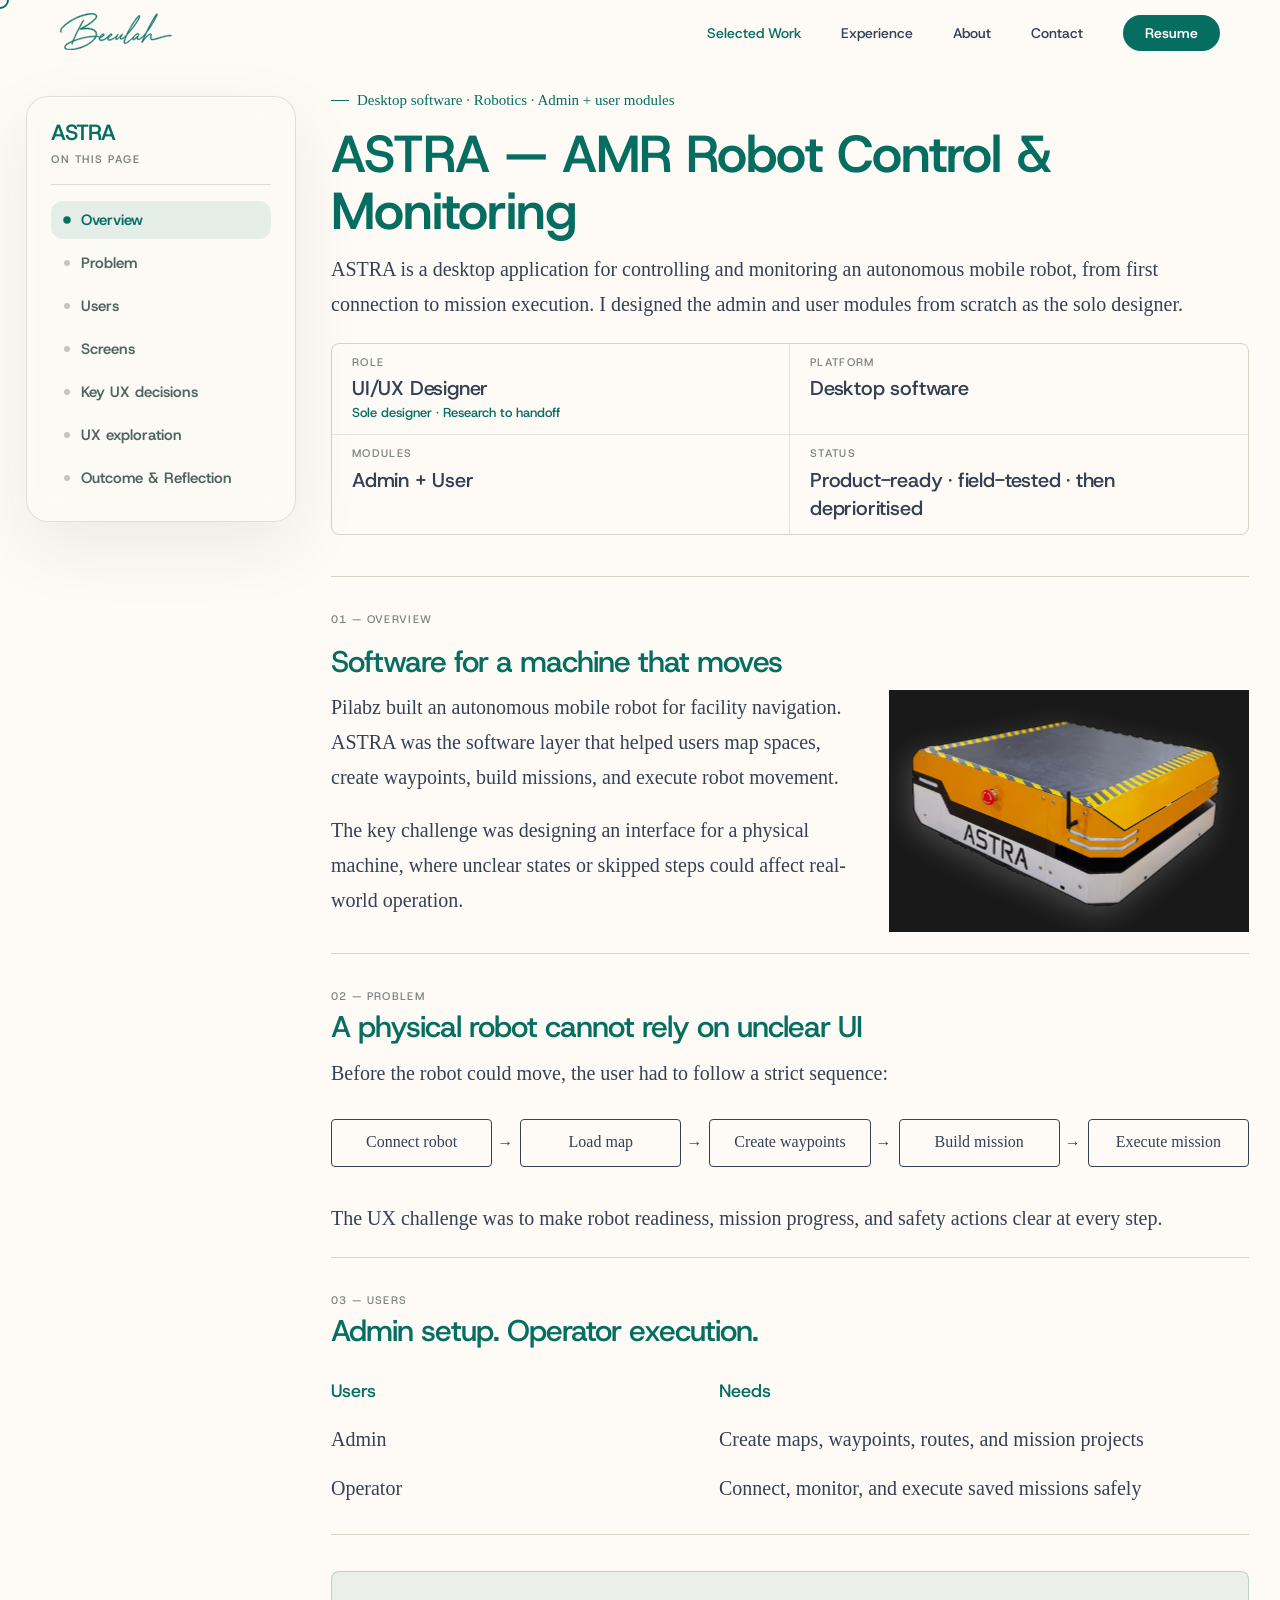
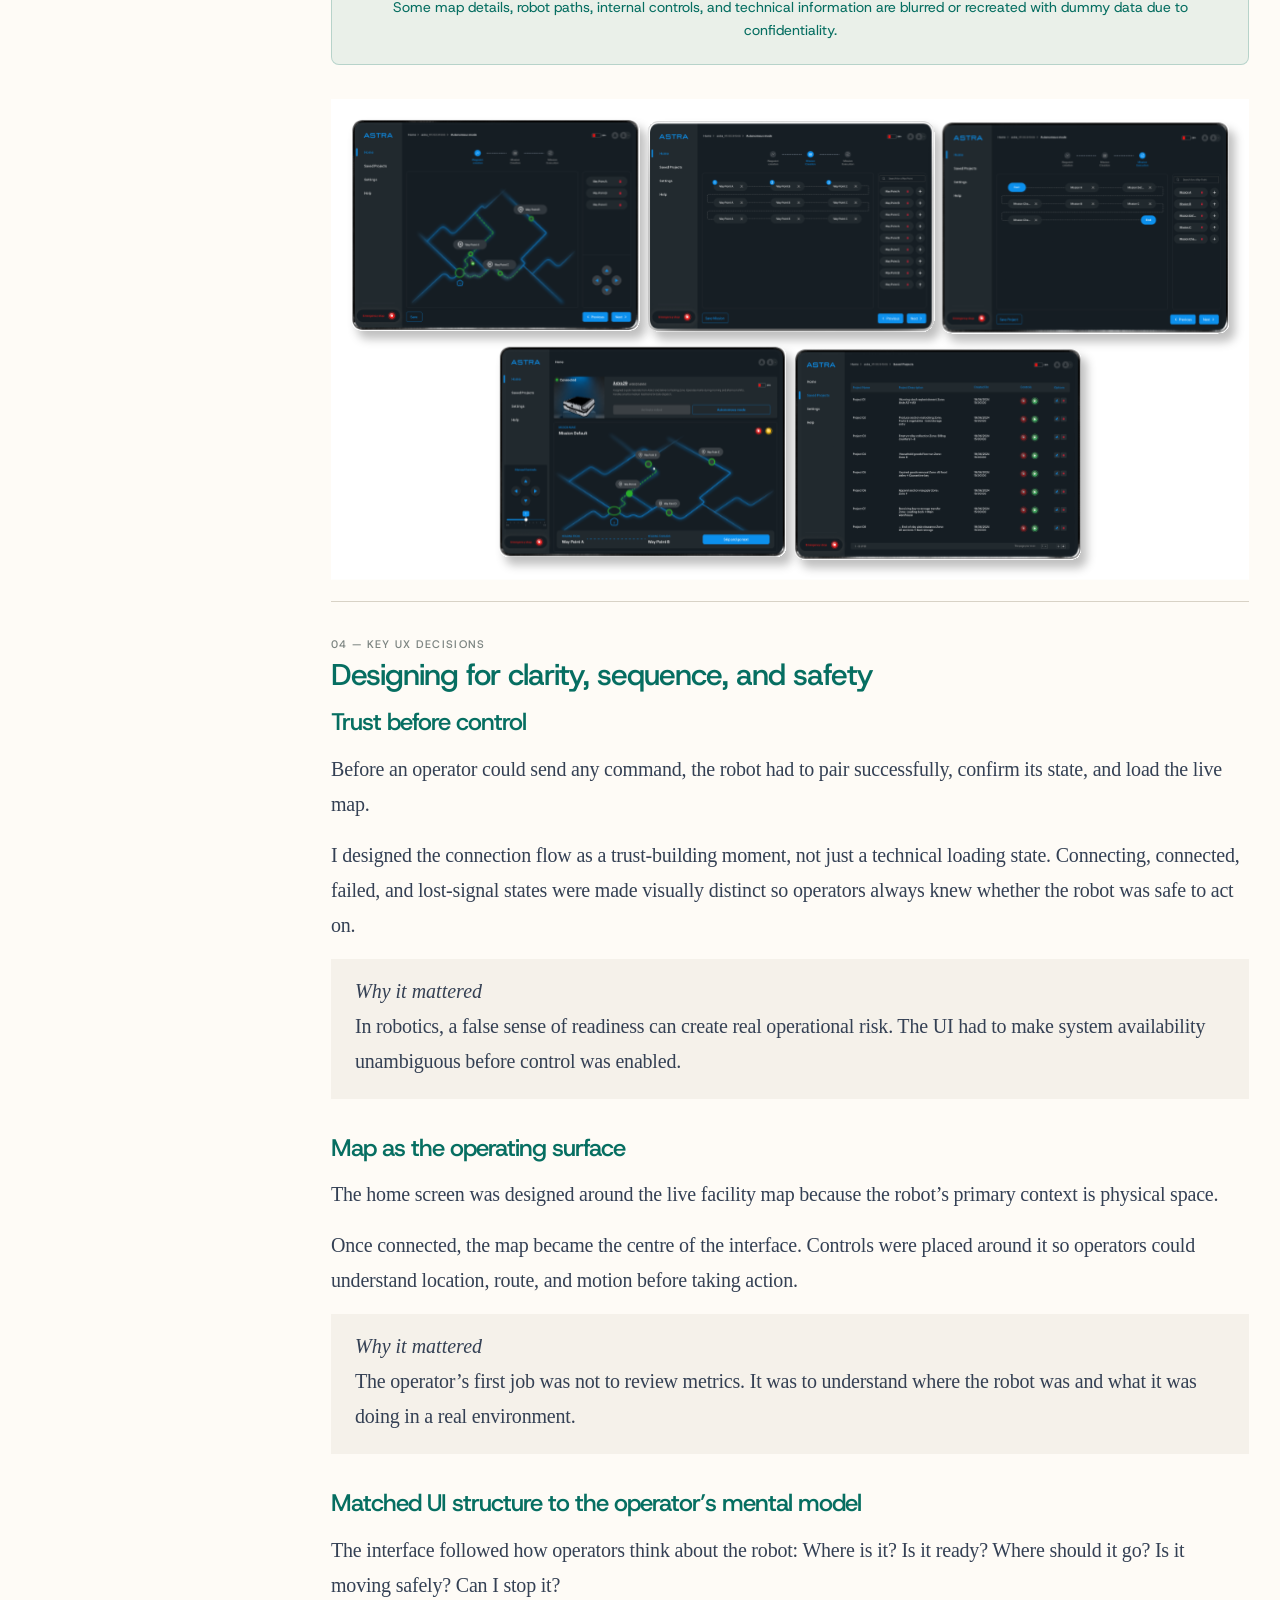
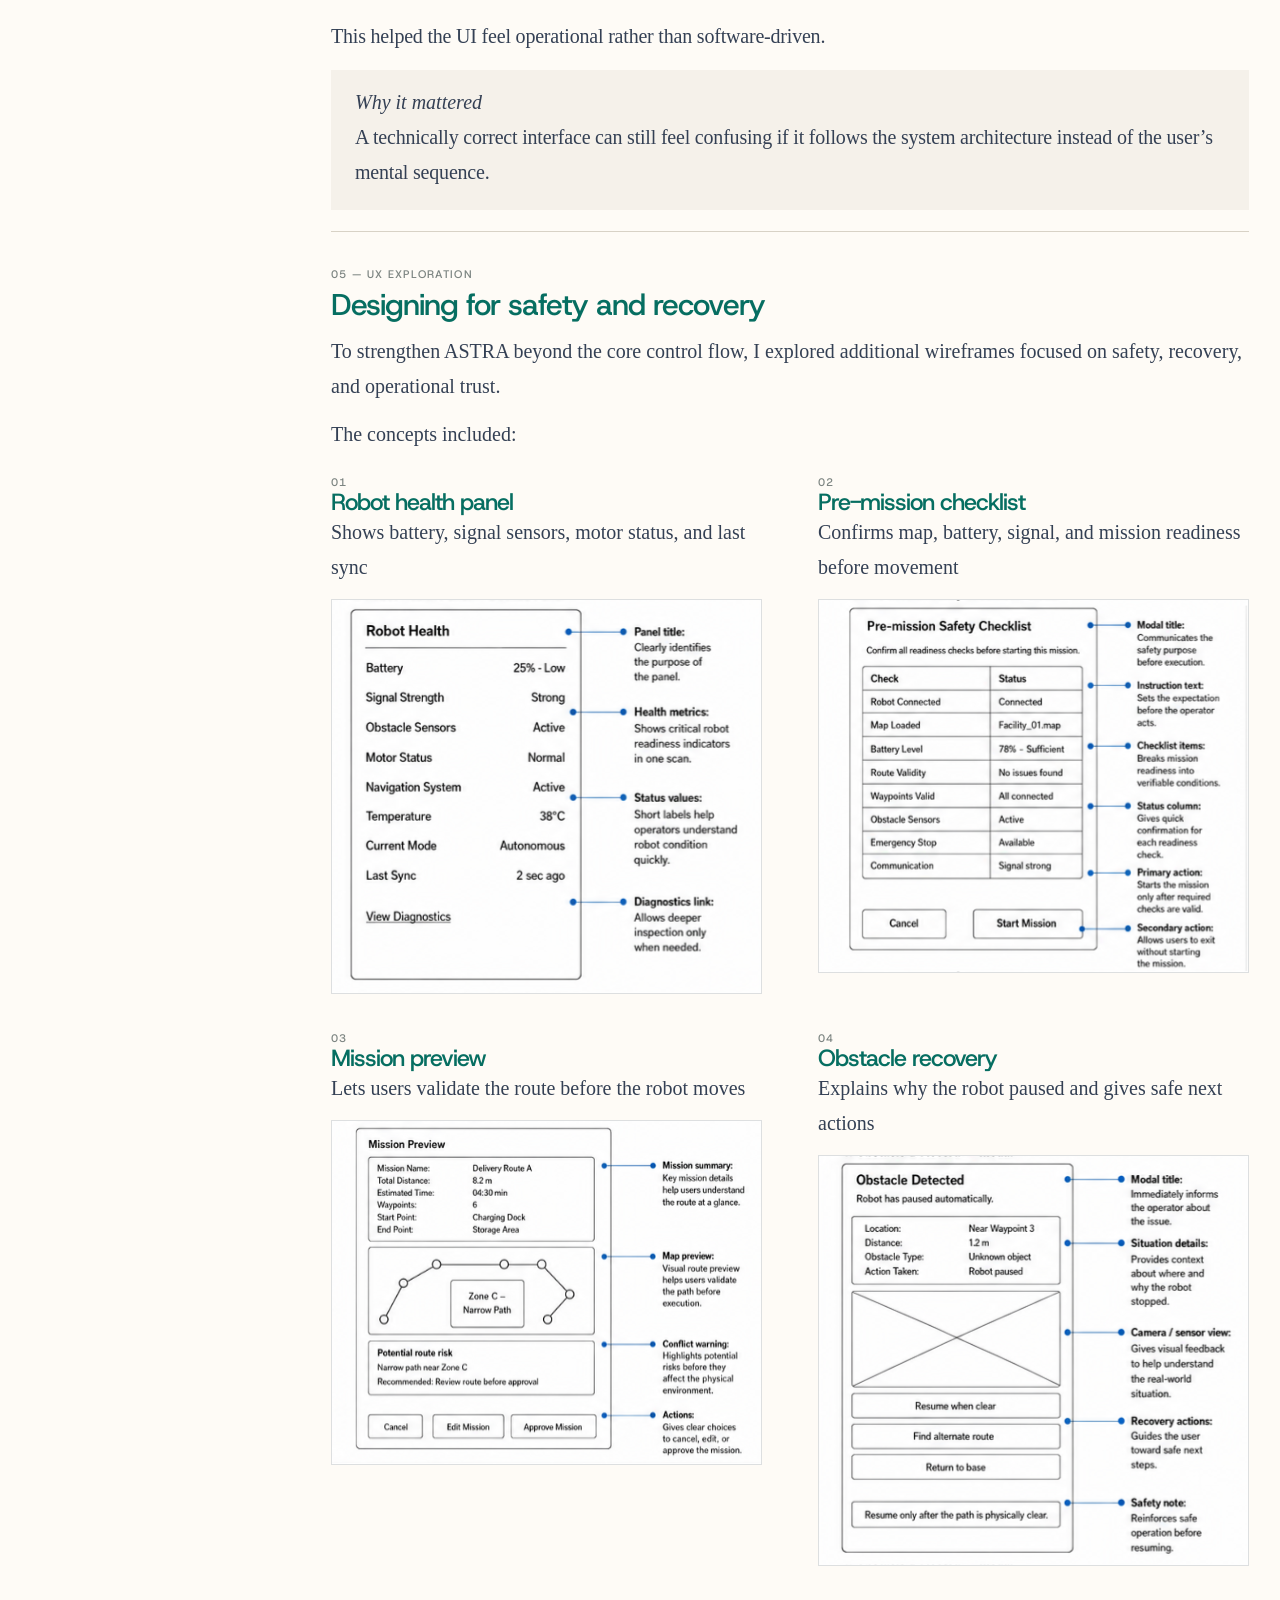
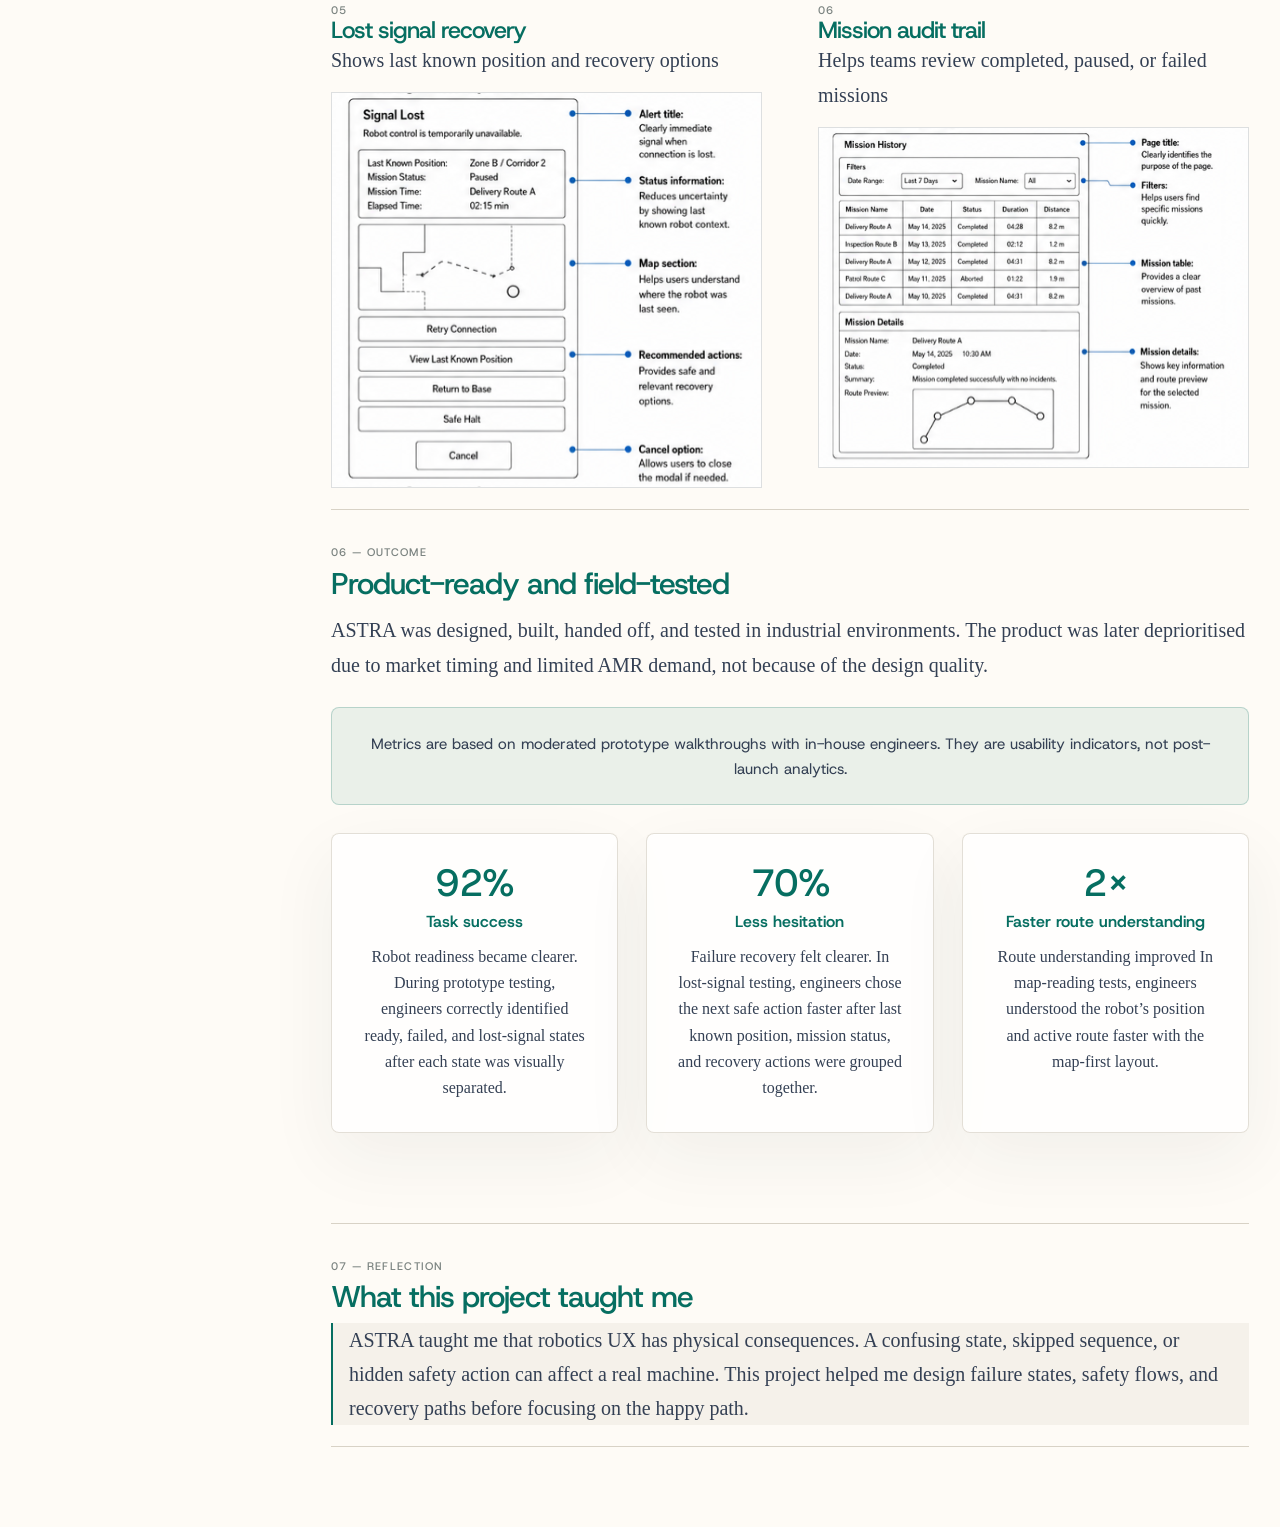
<file: astra.html>
<!doctype html>
<html lang="en">
  <head>
    <meta charset="UTF-8" />
    <meta name="viewport" content="width=device-width, initial-scale=1.0" />
    <title>ASTRA — AMR Robot Control & Monitoring</title>
    <link rel="preconnect" href="https://fonts.googleapis.com" />
    <link rel="preconnect" href="https://fonts.gstatic.com" crossorigin />
    <link
      href="https://fonts.googleapis.com/css2?family=Host+Grotesk:wght@400;500;600;700&display=swap"
      rel="stylesheet"
    />
    <link rel="stylesheet" href="styles2.css" />
  </head>
  <body>
    <div class="custom-cursor" id="customCursor"></div>
    <!-- MAIN NAV -->
    <nav id="nav">
      <a href="index.html" class="nav-logo">
        <img src="./assets/beeulah-logo.svg" alt="logo" />
      </a>

      <ul class="nav-links">
        <li><a href="index.html#works" class="nav-link active">Selected Work</a></li>
        <li><a href="index.html#career" class="nav-link">Experience</a></li>
        <li><a href="index.html#about" class="nav-link">About</a></li>
        <li><a href="index.html#contact" class="nav-link">Contact</a></li>
        <li><a href="#" class="nav-resume">Resume</a></li>
      </ul>

      <button class="nav-hamburger" id="navHamburger">
        <span></span>
        <span></span>
        <span></span>
      </button>
    </nav>

    <div class="nav-overlay" id="navOverlay"></div>

    <div class="nav-drawer" id="navDrawer">
      <button class="nav-drawer-close" id="navDrawerClose">✕</button>

      <ul class="nav-drawer-links">
        <li><a href="index.html#works">Selected Work</a></li>
        <li><a href="index.html#career">Experience</a></li>
        <li><a href="index.html#about">About</a></li>
        <li><a href="index.html#contact">Contact</a></li>
      </ul>
    </div>

    <aside class="case-toc" aria-label="On this page">
  <div class="case-toc-header">
    <h3 class="case-toc-project">ASTRA</h3>
    <p class="case-toc-title">On this page</p>
  </div>

  <nav class="case-toc-nav">
        <a class="case-toc-link is-active" href="#overview">Overview</a>
        <a class="case-toc-link" href="#problem">Problem</a>
        <a class="case-toc-link" href="#users">Users</a>
        <a class="case-toc-link" href="#screens">Screens</a>
        <a class="case-toc-link" href="#decisions">Key UX decisions</a>
        <a class="case-toc-link" href="#exploration">UX exploration</a>
        <a class="case-toc-link" href="#outcome">Outcome & Reflection</a>
    
      </nav>
    </aside>

    <main class="case-study astra-case">
      <!-- HERO -->
      <header class="hero shell" id="overview">
        <p class="eyebrow"><span></span> Desktop software · Robotics · Admin + user modules</p>
        <h1>ASTRA — AMR Robot Control &amp;<br />Monitoring</h1>
        <p class="lede">
          ASTRA is a desktop application for controlling and monitoring an autonomous mobile robot, from first
          connection to mission execution. I designed the admin and user modules from scratch as the solo
          designer.
        </p>

        <dl class="project-meta">
          <div>
  <dt>Role</dt>
  <dd>
    UI/UX Designer
    <span class="role-subtext">Sole designer · Research to handoff</span>
  </dd>
</div>
          <div>
            <dt>Platform</dt>
            <dd>Desktop software</dd>
          </div>
          <div>
            <dt>Modules</dt>
            <dd>Admin + User</dd>
          </div>
          <div>
            <dt>Status</dt>
            <dd>Product-ready · field-tested · then deprioritised</dd>
          </div>
        </dl>
      </header>

      <!-- OVERVIEW -->
      <section class="section shell astra-overview" id="overview-content">
  <p class="section-kicker">01 — Overview</p>
  <h2>Software for a machine that moves</h2>

  <div class="astra-overview-copy">
    <p>
      Pilabz built an autonomous mobile robot for facility navigation. ASTRA was the software layer that helped users map spaces, create waypoints, build missions, and execute robot movement.
    </p>

    <p>
      The key challenge was designing an interface for a physical machine, where unclear states or skipped steps could affect real-world operation.
    </p>
  </div>

  <figure class="astra-robot-card">
    <img src="assets/ASTRA/Robot.svg" alt="ASTRA robot" />
  </figure>
</section>

      <!-- PROBLEM -->
      <section class="section shell" id="problem">
        <p class="section-kicker">02 — Problem</p>
        <h2>A physical robot cannot rely on unclear UI</h2>
        <p>Before the robot could move, the user had to follow a strict sequence:</p>

        <div class="solution-flow astra-flow" aria-label="ASTRA robot operation flow">
          <div class="flow-step">Connect robot</div>
          <div class="flow-step">Load map</div>
          <div class="flow-step">Create waypoints</div>
          <div class="flow-step">Build mission</div>
          <div class="flow-step">Execute mission</div>
        </div>

        <p>The UX challenge was to make robot readiness, mission progress, and safety actions clear at every step.</p>
      </section>

      <!-- USERS -->
      <section class="section shell" id="users">
        <p class="section-kicker">03 — Users</p>
        <h2>Admin setup. Operator execution.</h2>

        <div class="astra-users-table">
          <div class="table-head">Users</div>
          <div class="table-head">Needs</div>
          <div>Admin</div>
          <div>Create maps, waypoints, routes, and mission projects</div>
          <div>Operator</div>
          <div>Connect, monitor, and execute saved missions safely</div>
        </div>
      </section>

      <!-- SCREENS -->
      <section class="section shell" id="screens">
        <div class="evolution-box astra-confidential-note">
          <p>
            Some map details, robot paths, internal controls, and technical information are blurred or recreated with
            dummy data due to confidentiality.
          </p>
        </div>

        <figure class="astra-screens-panel">
          <img src="assets/ASTRA/astrascreens.svg" alt="ASTRA interface screen previews" />
        </figure>
      </section>

      <!-- KEY UX DECISIONS -->
      <section class="section shell" id="decisions">
  <p class="section-kicker">04 — Key UX decisions</p>
  <h2>Designing for clarity, sequence, and safety</h2>

  <div class="choice-list">
    <article class="choice-card">
      <div class="choice-body">
        <span class="dot"></span>
        <div>
          <h3>Trust before control</h3>

          <p>
            Before an operator could send any command, the robot had to pair successfully,
            confirm its state, and load the live map.
          </p>

          <p>
            I designed the connection flow as a trust-building moment, not just a technical
            loading state. Connecting, connected, failed, and lost-signal states were made
            visually distinct so operators always knew whether the robot was safe to act on.
          </p>
        </div>
      </div>

      <div class="choice-note muted">
        <b>Why it mattered</b>
        <p>
          In robotics, a false sense of readiness can create real operational risk.
          The UI had to make system availability unambiguous before control was enabled.
        </p>
      </div>
    </article>

    <article class="choice-card">
      <div class="choice-body">
        <span class="dot"></span>
        <div>
          <h3>Map as the operating surface</h3>

          <p>
            The home screen was designed around the live facility map because the robot’s
            primary context is physical space.
          </p>

          <p>
            Once connected, the map became the centre of the interface. Controls were placed
            around it so operators could understand location, route, and motion before taking action.
          </p>
        </div>
      </div>

      <div class="choice-note muted">
        <b>Why it mattered</b>
        <p>
          The operator’s first job was not to review metrics. It was to understand where the
          robot was and what it was doing in a real environment.
        </p>
      </div>
    </article>

    <article class="choice-card">
      <div class="choice-body">
        <span class="dot"></span>
        <div>
          <h3>Matched UI structure to the operator’s mental model</h3>

          <p>
            The interface followed how operators think about the robot: Where is it?
            Is it ready? Where should it go? Is it moving safely? Can I stop it?
          </p>

          <p>
            This helped the UI feel operational rather than software-driven.
          </p>
        </div>
      </div>

      <div class="choice-note muted">
        <b>Why it mattered</b>
        <p>
          A technically correct interface can still feel confusing if it follows the system
          architecture instead of the user’s mental sequence.
        </p>
      </div>
    </article>
  </div>
</section>

      <!-- UX EXPLORATION -->
      <section class="section shell" id="exploration">
        <p class="section-kicker">05 — UX exploration</p>
        <h2>Designing for safety and recovery</h2>
        <p>
          To strengthen ASTRA beyond the core control flow, I explored additional wireframes focused on safety,
          recovery, and operational trust.
        </p>
        <p>The concepts included:</p>

        <div class="astra-wire-grid">
          <article>
            <p class="section-kicker">01</p>
            <h3>Robot health panel</h3>
            <p>Shows battery, signal sensors, motor status, and last sync</p>
            <img src="assets/ASTRA/UX1.svg" alt="Robot health panel wireframe" />
          </article>

          <article>
            <p class="section-kicker">02</p>
            <h3>Pre-mission checklist</h3>
            <p>Confirms map, battery, signal, and mission readiness before movement</p>
            <img src="assets/ASTRA/UX2.svg" alt="Pre-mission checklist wireframe" />
          </article>

          <article>
            <p class="section-kicker">03</p>
            <h3>Mission preview</h3>
            <p>Lets users validate the route before the robot moves</p>
            <img src="assets/ASTRA/UX3.svg" alt="Mission preview wireframe" />
          </article>

          <article>
            <p class="section-kicker">04</p>
            <h3>Obstacle recovery</h3>
            <p>Explains why the robot paused and gives safe next actions</p>
            <img src="assets/ASTRA/UX4.svg" alt="Obstacle recovery wireframe" />
          </article>

          <article>
            <p class="section-kicker">05</p>
            <h3>Lost signal recovery</h3>
            <p>Shows last known position and recovery options</p>
            <img src="assets/ASTRA/UX5.svg" alt="Lost signal recovery wireframe" />
          </article>

          <article>
            <p class="section-kicker">06</p>
            <h3>Mission audit trail</h3>
            <p>Helps teams review completed, paused, or failed missions</p>
            <img src="assets/ASTRA/UX6.svg" alt="Mission audit trail wireframe" />
          </article>
        </div>
      </section>

      <!-- OUTCOME -->
      <section class="section shell" id="outcome">
        <p class="section-kicker">06 — Outcome</p>
        <h2>Product-ready and field-tested</h2>
        <p>
          ASTRA was designed, built, handed off, and tested in industrial environments. The product was later
          deprioritised due to market timing and limited AMR demand, not because of the design quality.
        </p>
        <div class="evolution-box metrics-note">
  <p>
    Metrics are based on moderated prototype walkthroughs with in-house engineers.
    They are usability indicators, not post-launch analytics.
  </p>
</div>
        <div class="metrics-grid">
  <article class="metric-card">
    <p class="metric-value">92%</p>
    <h3>Task success</h3>
     <p>
      Robot readiness became clearer. During prototype testing, engineers correctly
      identified ready, failed, and lost-signal states after each state was visually separated.
    </p>
  </article>

  <article class="metric-card metric-card-featured">
    <p class="metric-value">70%</p>
    <h3>Less hesitation</h3>
    <p>
      Failure recovery felt clearer. In lost-signal testing, engineers chose the next safe action faster after last known position, mission status, and recovery actions were grouped together.
    </p>
  </article>

  <article class="metric-card">
    <p class="metric-value">2×</p>
    <h3>Faster route understanding</h3>
    <p>
      Route understanding improved In map-reading tests, engineers understood the robot’s position and active route faster with the map-first layout.
    </p>
  </article>
</div>
      </section>

      <!-- REFLECTION -->
      <section class="section shell reflection" id="reflection">
        <p class="section-kicker">07 — Reflection</p>
        <h2>What this project taught me</h2>
        <div class="quote-block">
          <p>
            ASTRA taught me that robotics UX has physical consequences. A confusing state, skipped sequence, or hidden
            safety action can affect a real machine. This project helped me design failure states, safety flows, and
            recovery paths before focusing on the happy path.
          </p>
        </div>
      </section>
    </main>

    <script>
      const caseTocLinks = document.querySelectorAll(".case-toc-link");
      const caseTocSections = document.querySelectorAll(
        "#overview, #problem, #users, #screens, #decisions, #exploration, #outcome, #reflection"
      );

      function setCaseTocActive(id) {
        caseTocLinks.forEach((link) => {
          link.classList.toggle("is-active", link.getAttribute("href") === `#${id}`);
        });
      }

      const caseTocObserver = new IntersectionObserver(
        (entries) => {
          entries.forEach((entry) => {
            if (entry.isIntersecting) {
              setCaseTocActive(entry.target.id);
            }
          });
        },
        {
          root: null,
          rootMargin: "-35% 0px -55% 0px",
          threshold: 0
        }
      );

      caseTocSections.forEach((section) => {
        caseTocObserver.observe(section);
      });
    </script>

    <script>
      const mainNav = document.getElementById("nav");

      window.addEventListener(
        "scroll",
        () => mainNav.classList.toggle("scrolled", scrollY > 8),
        { passive: true }
      );

      const hamburger = document.getElementById("navHamburger");
      const drawer = document.getElementById("navDrawer");
      const overlay = document.getElementById("navOverlay");
      const closeBtn = document.getElementById("navDrawerClose");

      function openDrawer() {
        drawer.classList.add("open");
        overlay.classList.add("open");
        hamburger.classList.add("active");
      }

      function closeDrawer() {
        drawer.classList.remove("open");
        overlay.classList.remove("open");
        hamburger.classList.remove("active");
      }

      hamburger.addEventListener("click", openDrawer);
      closeBtn.addEventListener("click", closeDrawer);
      overlay.addEventListener("click", closeDrawer);
    </script>
    <script>
  const customCursor = document.getElementById("customCursor");

  if (customCursor) {
    window.addEventListener("mousemove", (e) => {
      customCursor.style.left = `${e.clientX}px`;
      customCursor.style.top = `${e.clientY}px`;
    });

    const hoverTargets = document.querySelectorAll(
      "a, button, .case-toc-link, .nav-resume"
    );

    hoverTargets.forEach((target) => {
      target.addEventListener("mouseenter", () => {
        customCursor.classList.add("is-hovering");
      });

      target.addEventListener("mouseleave", () => {
        customCursor.classList.remove("is-hovering");
      });
    });

    document.addEventListener("mouseleave", () => {
      customCursor.classList.add("is-hidden");
    });

    document.addEventListener("mouseenter", () => {
      customCursor.classList.remove("is-hidden");
    });
  }
</script>
  </body>
</html>
</file>
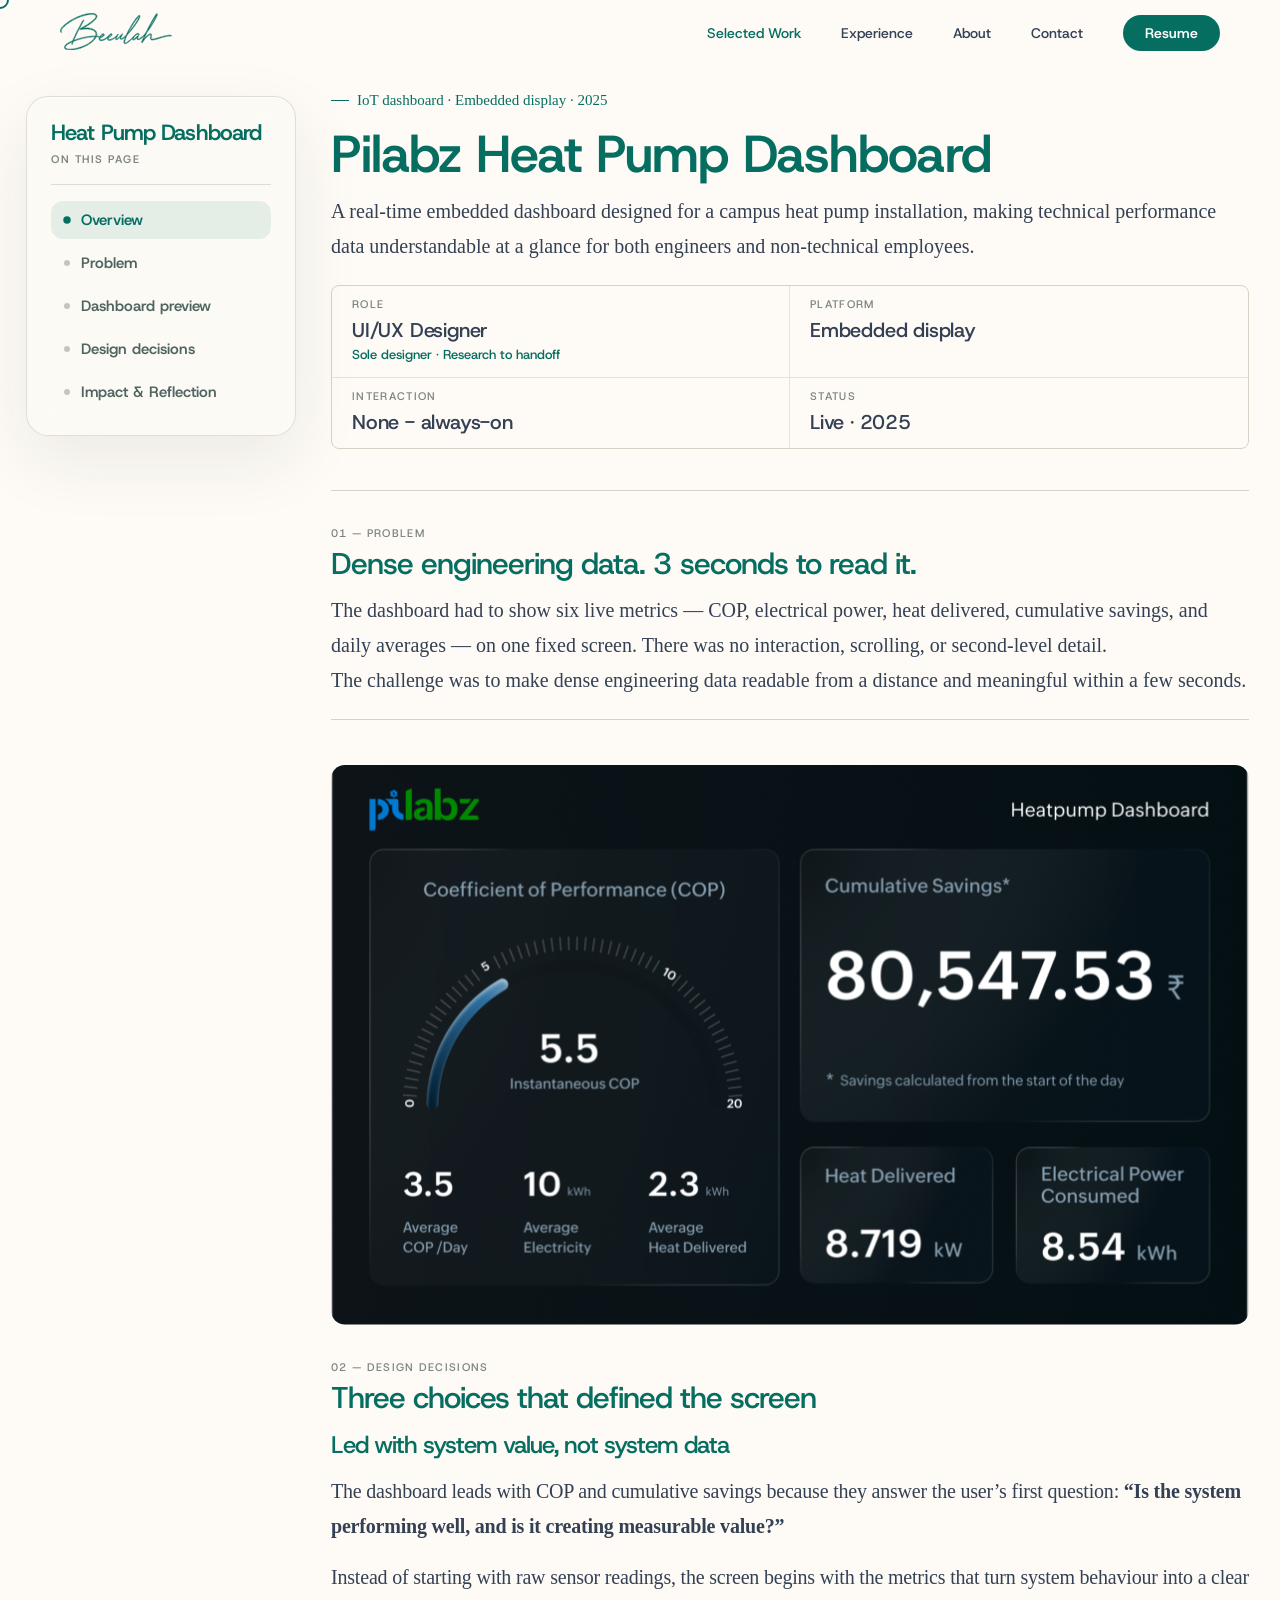
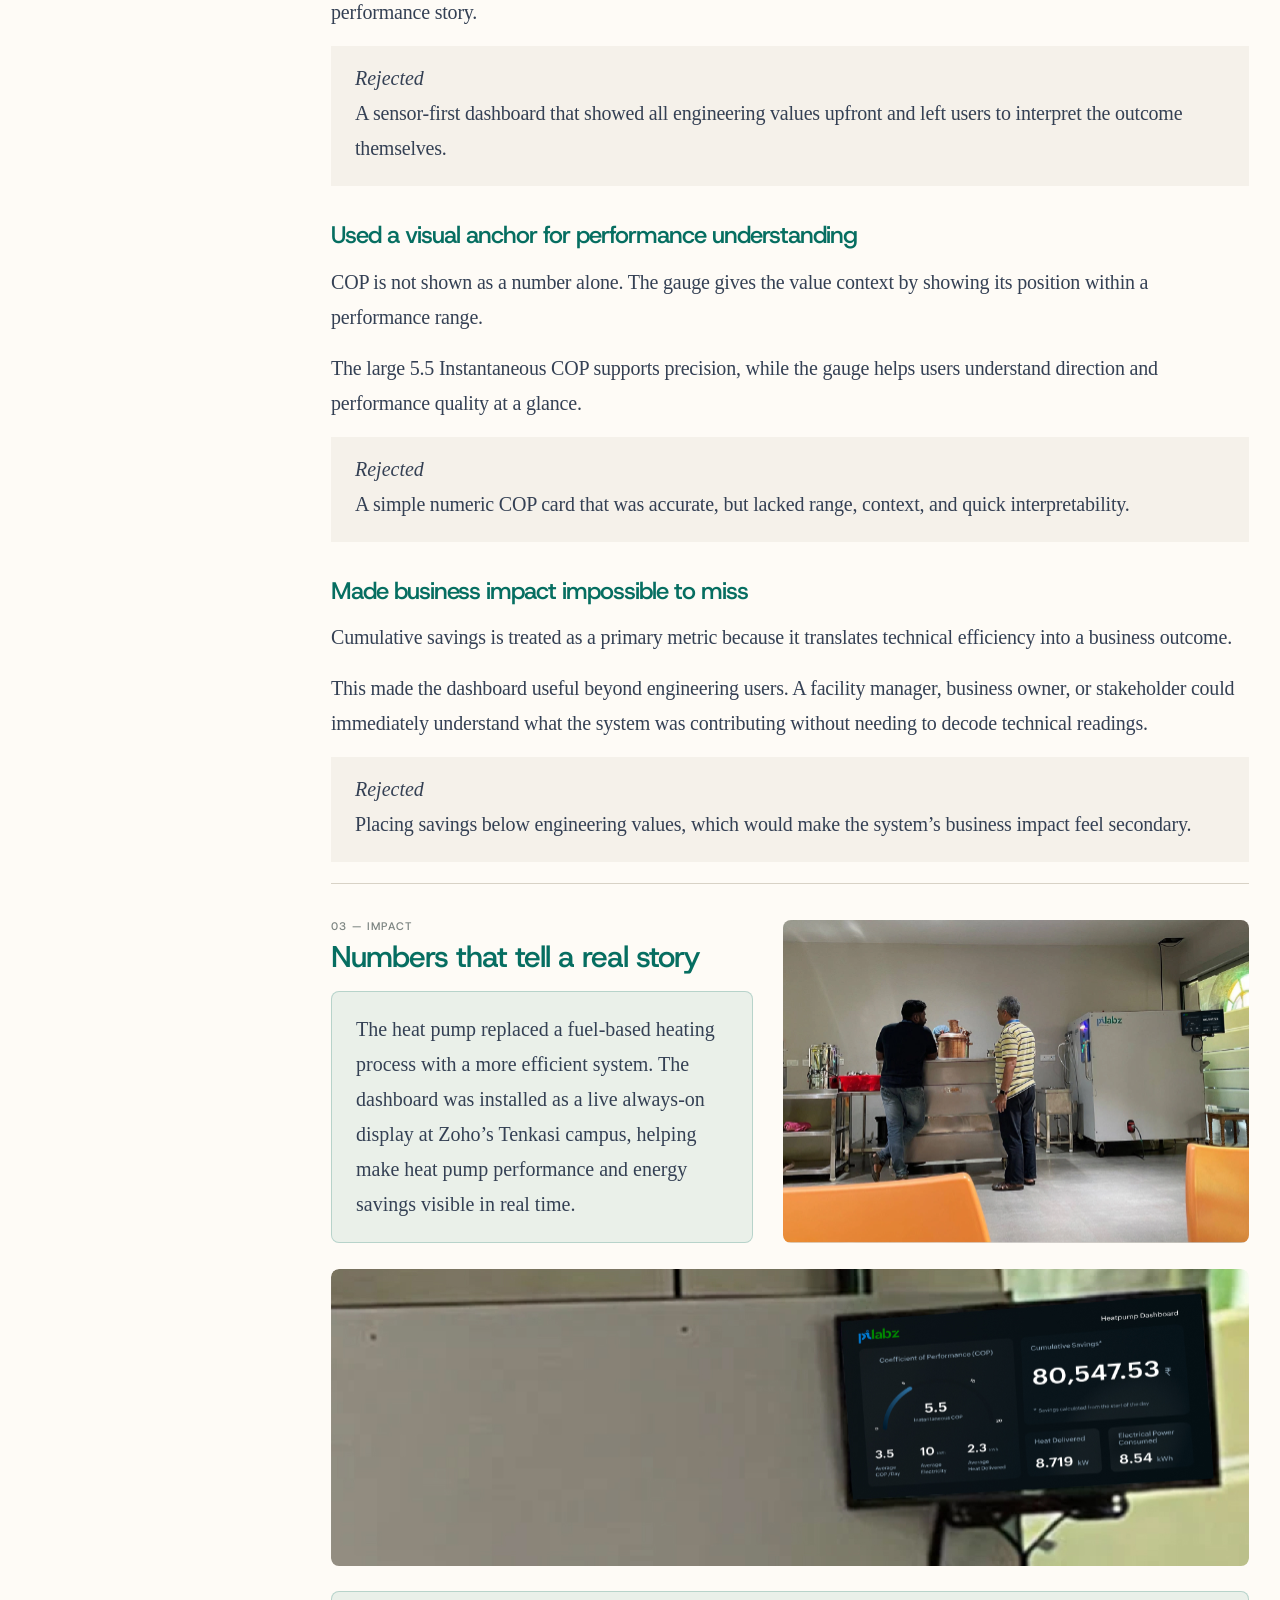
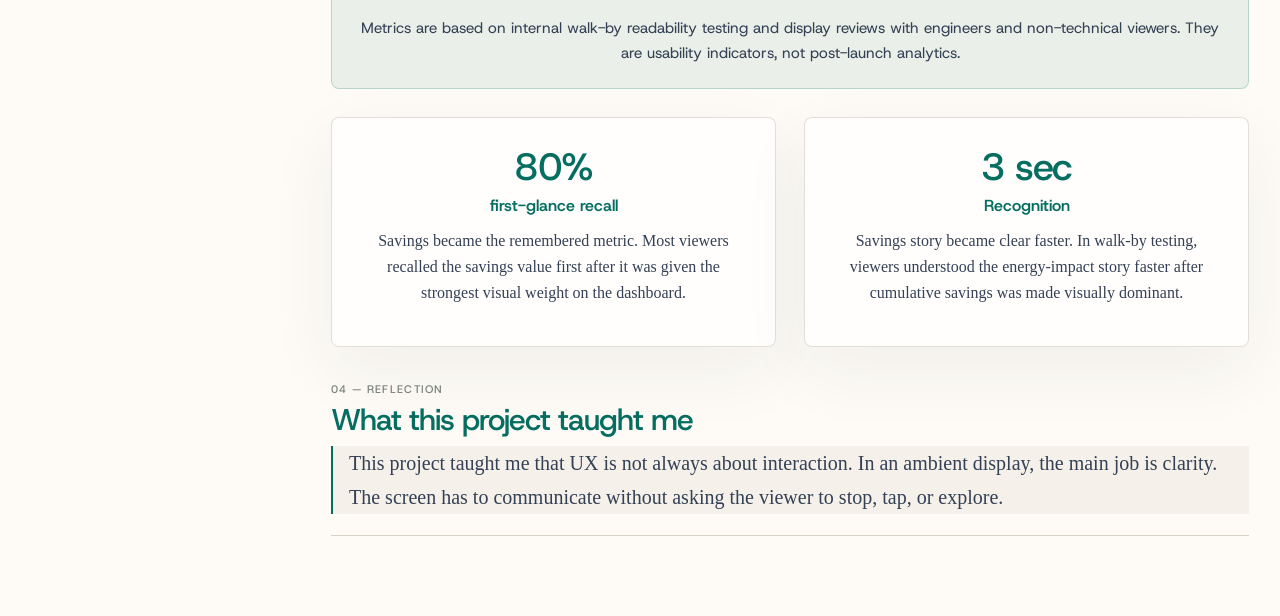
<file: heat pump.html>
<!doctype html>
<html lang="en">
  <head>
    <meta charset="UTF-8" />
    <meta name="viewport" content="width=device-width, initial-scale=1.0" />
    <title>Pilabz Heat Pump Dashboard</title>
    <link rel="preconnect" href="https://fonts.googleapis.com" />
    <link rel="preconnect" href="https://fonts.gstatic.com" crossorigin />
   <link
   href="https://fonts.googleapis.com/css2?family=Host+Grotesk:wght@400;500;600;700&display=swap"
   rel="stylesheet"
/>
    <link rel="stylesheet" href="styles2.css" />
  </head>
  <body>
    <div class="custom-cursor" id="customCursor"></div>
    <!-- MAIN NAV -->
<nav id="nav">
  <a href="index.html" class="nav-logo">
    <img src="./assets/beeulah-logo.svg" alt="logo" />
  </a>

  <ul class="nav-links">
    <li><a href="index.html#works" class="nav-link active">Selected Work</a></li>
    <li><a href="index.html#career" class="nav-link">Experience</a></li>
    <li><a href="index.html#about" class="nav-link">About</a></li>
    <li><a href="index.html#contact" class="nav-link">Contact</a></li>
    <li><a href="#" class="nav-resume">Resume</a></li>
  </ul>

  <button class="nav-hamburger" id="navHamburger">
    <span></span>
    <span></span>
    <span></span>
  </button>
</nav>

<div class="nav-overlay" id="navOverlay"></div>

<div class="nav-drawer" id="navDrawer">
  <button class="nav-drawer-close" id="navDrawerClose">✕</button>

  <ul class="nav-drawer-links">
    <li><a href="index.html#works">Selected Work</a></li>
    <li><a href="index.html#career">Experience</a></li>
    <li><a href="index.html#about">About</a></li>
    <li><a href="index.html#contact">Contact</a></li>
  </ul>
</div>

    <aside class="case-toc" aria-label="On this page">
  <div class="case-toc-header">
    <h3 class="case-toc-project">Heat Pump Dashboard</h3>
    <p class="case-toc-title">On this page</p>
  </div>

  <nav class="case-toc-nav">
    <a class="case-toc-link is-active" href="#overview">Overview</a>
    <a class="case-toc-link" href="#problem">Problem</a>
    <a class="case-toc-link" href="#preview">Dashboard preview</a>
    <a class="case-toc-link" href="#decisions">Design decisions</a>
    <a class="case-toc-link" href="#impact">Impact & Reflection</a>
    
  </nav>
</aside>
    <main class="case-study">
      <header class="hero shell" id="overview">
        <p class="eyebrow"><span></span> IoT dashboard · Embedded display · 2025</p>
        <h1>Pilabz Heat Pump Dashboard</h1>
        <p class="lede">
          A real-time embedded dashboard designed for a campus heat pump installation, making technical performance data understandable at a glance for both engineers and non-technical employees.
        </p>

        <dl class="project-meta">
          <div>
  <dt>Role</dt>
  <dd>
    UI/UX Designer
    <span class="role-subtext">Sole designer · Research to handoff</span>
  </dd>
</div>
          <div>
            <dt>Platform</dt>
            <dd>Embedded display</dd>
          </div>
          <div>
            <dt>Interaction</dt>
            <dd>None - always-on</dd>
          </div>
          <div>
            <dt>Status</dt>
            <dd>Live · 2025</dd>
          </div>
        </dl>
      </header>

      <section class="section shell" id="problem">
        <p class="section-kicker">01 — Problem</p>
        <h2>Dense engineering data. <strong>3 seconds to read it.</strong></h2>
        <p>
          The dashboard had to show six live metrics — COP, electrical power, heat delivered, cumulative savings, and daily averages — on one fixed screen. There was no interaction, scrolling, or second-level detail.<br>

          The challenge was to make dense engineering data readable from a distance and meaningful within a few seconds.
        </p>
      </section>

      <section class="dashboard-shell shell" id="preview" aria-label="Heat pump dashboard preview">
      <img class="dashboard-preview-img" src="assets/dashboard-preview.svg" alt="Heat pump dashboard preview" />
      </section>

      <section class="section shell" id="decisions">
  <p class="section-kicker">02 — Design decisions</p>
  <h2>Three choices that <strong>defined the screen</strong></h2>

  <div class="choice-list">
    <article class="choice-card">
      <div class="choice-body">
        <span class="dot"></span>
        <div>
          <h3>Led with system value, not system data</h3>
          <p>
            The dashboard leads with COP and cumulative savings because they answer the user’s first question:

          <strong>  “Is the system performing well, and is it creating measurable value?”</strong>
          </p>
          <p>
            Instead of starting with raw sensor readings, the screen begins with the metrics that turn system behaviour into a clear performance story.
          </p>
        </div>
      </div>

      <div class="choice-note muted">
        <b>Rejected</b>
        <p>
          A sensor-first dashboard that showed all engineering values upfront and left users to interpret the outcome themselves.
        </p>
      </div>
    </article>

    <article class="choice-card">
      <div class="choice-body">
        <span class="dot"></span>
        <div>
          <h3>Used a visual anchor for performance understanding</h3>
          <p>
            COP is not shown as a number alone. The gauge gives the value context by showing its position within a performance range.
          </p>
          <p>
            The large 5.5 Instantaneous COP supports precision, while the gauge helps users understand direction and performance quality at a glance.
          </p>
        </div>
      </div>

      <div class="choice-note muted">
        <b>Rejected</b>
        <p>
          A simple numeric COP card that was accurate, but lacked range, context, and quick interpretability.
        </p>
      </div>
    </article>

    <article class="choice-card">
      <div class="choice-body">
        <span class="dot"></span>
        <div>
          <h3>Made business impact impossible to miss</h3>
          <p>
            Cumulative savings is treated as a primary metric because it translates technical efficiency into a business outcome.
          </p>
          <p>
            This made the dashboard useful beyond engineering users. A facility manager, business owner, or stakeholder could immediately understand what the system was contributing without needing to decode technical readings.
          </p>
        </div>
      </div>

      <div class="choice-note muted">
        <b>Rejected</b>
        <p>
          Placing savings below engineering values, which would make the system’s business impact feel secondary.
        </p>
      </div>
    </article>
  </div>
</section>

      <section class="impact shell" id="impact">
  <div>
    <p class="section-kicker">03 — Impact</p>
    <h2>Numbers that <strong>tell a real story</strong></h2>
    <div class="impact-copy">
      The heat pump replaced a fuel-based heating process with a more efficient system.
      The dashboard was installed as a live always-on display at Zoho’s Tenkasi campus,
      helping make heat pump performance and energy savings visible in real time.
    </div>
  </div>

  <figure class="photo-card">
    <img src="assets/impact-roomimg.svg" alt="People viewing the heat pump dashboard in a room" />
  </figure>
</section>
<figure class="wide-photo shell">
  <img src="assets/installed-dashboardimg.svg" alt="Installed Pilabz heat pump dashboard on a wall" />
</figure>

<section class="impact-metrics shell">
  <div class="evolution-box metrics-note">
    <p>
      Metrics are based on internal walk-by readability testing and display reviews
      with engineers and non-technical viewers. They are usability indicators,
      not post-launch analytics.
    </p>
  </div>

 <div class="metrics-grid metrics-grid-two">
    <article class="metric-card">
      <p class="metric-value">80%</p>
      <h3>first-glance recall</h3>
      <p>
        Savings became the remembered metric. Most viewers recalled the savings value first after it was given the strongest visual weight on the dashboard.
      </p>
    </article>

    <article class="metric-card">
      <p class="metric-value">3 sec</p>
      <h3>Recognition</h3>
      <p>
        Savings story became clear faster. In walk-by testing, viewers understood the energy-impact story faster after cumulative savings was made visually dominant.
      </p>
    </article>

    <!-- <article class="metric-card">
      <p class="metric-value">1–2 m</p>
      <h3>Distance readability</h3>
      <p>
        Typography, spacing, and hierarchy were checked for people viewing the screen
        from normal standing distance.
      </p>
    </article> -->
  </div>
</section>

      
      

      <section class="section shell reflection" id="reflection">
        <p class="section-kicker">04 — Reflection</p>
        <h2>What this project <strong>taught me</strong></h2>
        <div class="quote-block">
          <p>
            This project taught me that UX is not always about interaction. In an ambient display, the main job is clarity. The screen has to communicate without asking the viewer to stop, tap, or explore.
          </p>
        </div>
      </section>
    </main>
    <script>
  const caseTocLinks = document.querySelectorAll(".case-toc-link");
  const caseTocSections = document.querySelectorAll(
    "#overview, #problem, #preview, #decisions, #impact, #reflection"
  );

  function setCaseTocActive(id) {
    caseTocLinks.forEach((link) => {
      link.classList.toggle("is-active", link.getAttribute("href") === `#${id}`);
    });
  }

  const caseTocObserver = new IntersectionObserver(
    (entries) => {
      entries.forEach((entry) => {
        if (entry.isIntersecting) {
          setCaseTocActive(entry.target.id);
        }
      });
    },
    {
      root: null,
      rootMargin: "-35% 0px -55% 0px",
      threshold: 0
    }
  );

  caseTocSections.forEach((section) => {
    caseTocObserver.observe(section);
  });
</script>
<script>
  const mainNav = document.getElementById("nav");

  window.addEventListener(
    "scroll",
    () => mainNav.classList.toggle("scrolled", scrollY > 8),
    { passive: true }
  );

  const hamburger = document.getElementById("navHamburger");
  const drawer = document.getElementById("navDrawer");
  const overlay = document.getElementById("navOverlay");
  const closeBtn = document.getElementById("navDrawerClose");

  function openDrawer() {
    drawer.classList.add("open");
    overlay.classList.add("open");
    hamburger.classList.add("active");
  }

  function closeDrawer() {
    drawer.classList.remove("open");
    overlay.classList.remove("open");
    hamburger.classList.remove("active");
  }

  hamburger.addEventListener("click", openDrawer);
  closeBtn.addEventListener("click", closeDrawer);
  overlay.addEventListener("click", closeDrawer);
</script>
<script>
  const customCursor = document.getElementById("customCursor");

  if (customCursor) {
    window.addEventListener("mousemove", (e) => {
      customCursor.style.left = `${e.clientX}px`;
      customCursor.style.top = `${e.clientY}px`;
    });

    const hoverTargets = document.querySelectorAll(
      "a, button, .case-toc-link, .nav-resume"
    );

    hoverTargets.forEach((target) => {
      target.addEventListener("mouseenter", () => {
        customCursor.classList.add("is-hovering");
      });

      target.addEventListener("mouseleave", () => {
        customCursor.classList.remove("is-hovering");
      });
    });

    document.addEventListener("mouseleave", () => {
      customCursor.classList.add("is-hidden");
    });

    document.addEventListener("mouseenter", () => {
      customCursor.classList.remove("is-hidden");
    });
  }
</script>
  </body>
</html>
</file>
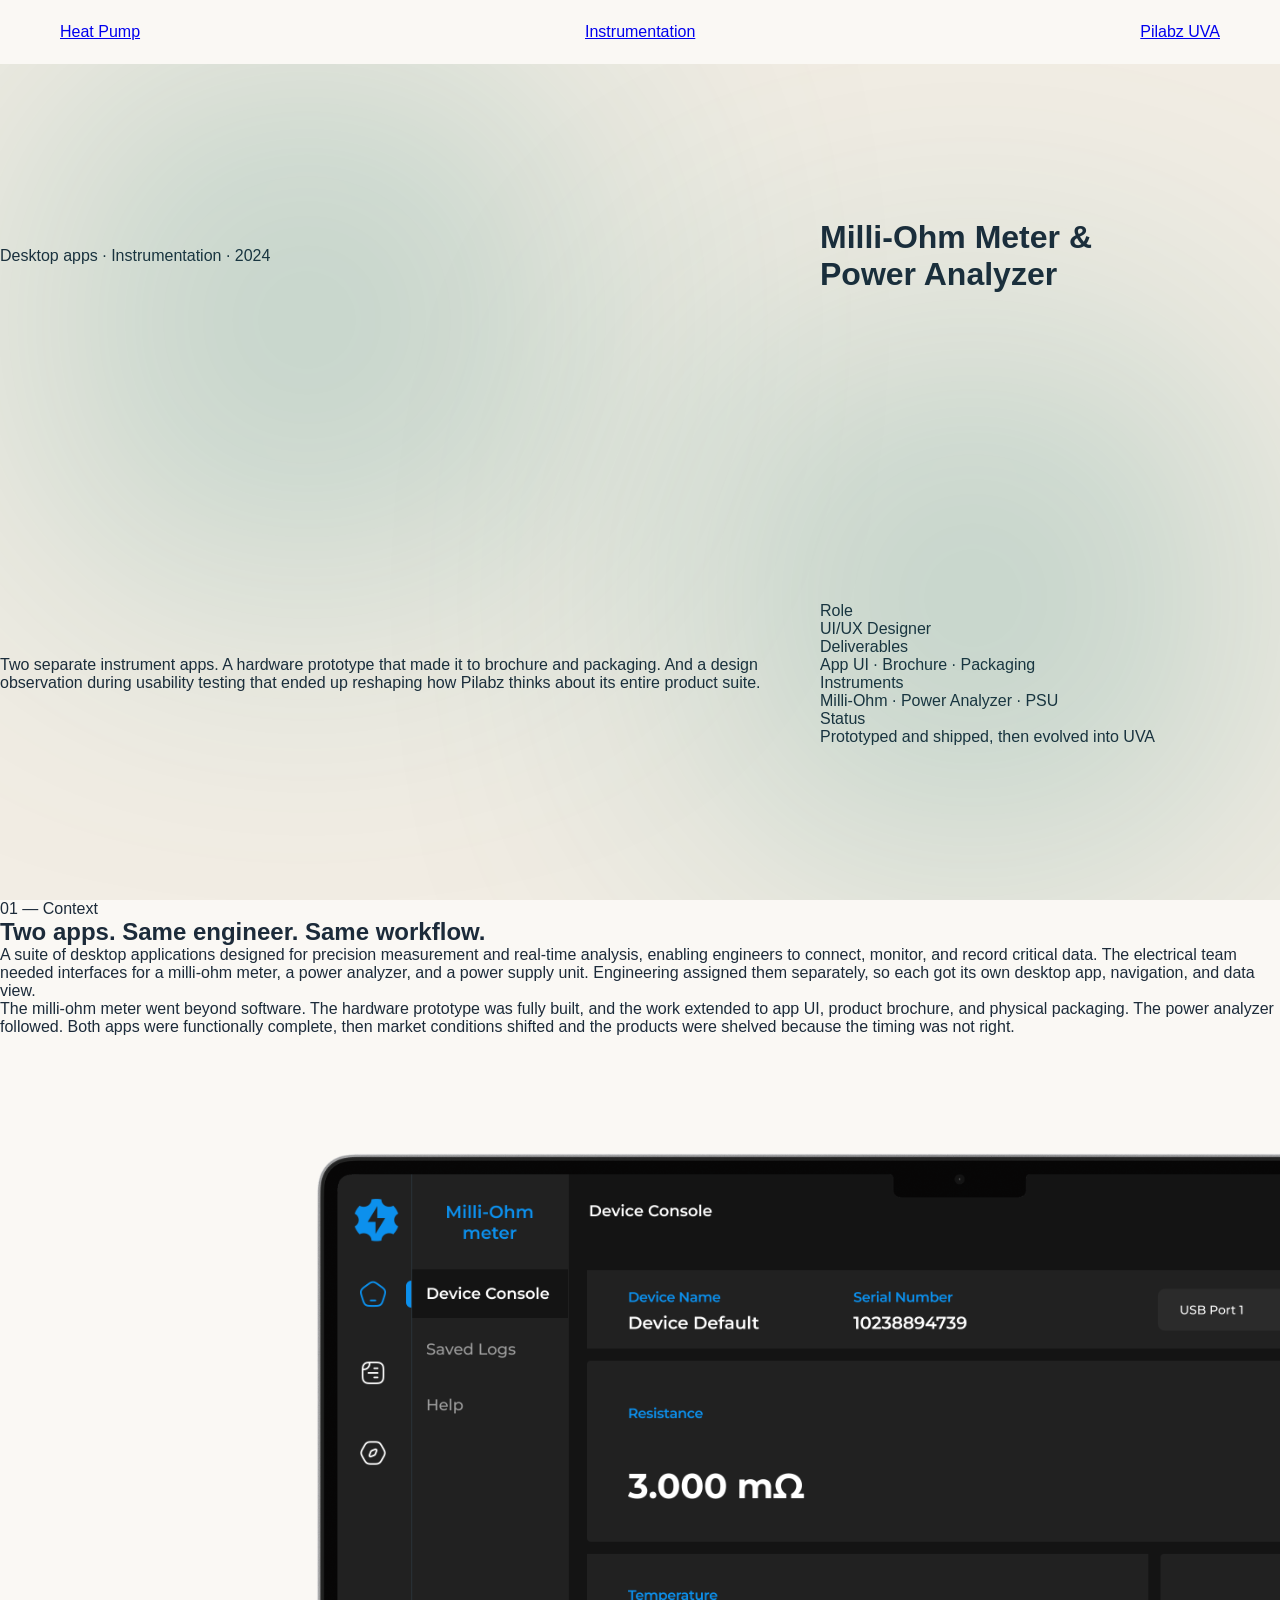
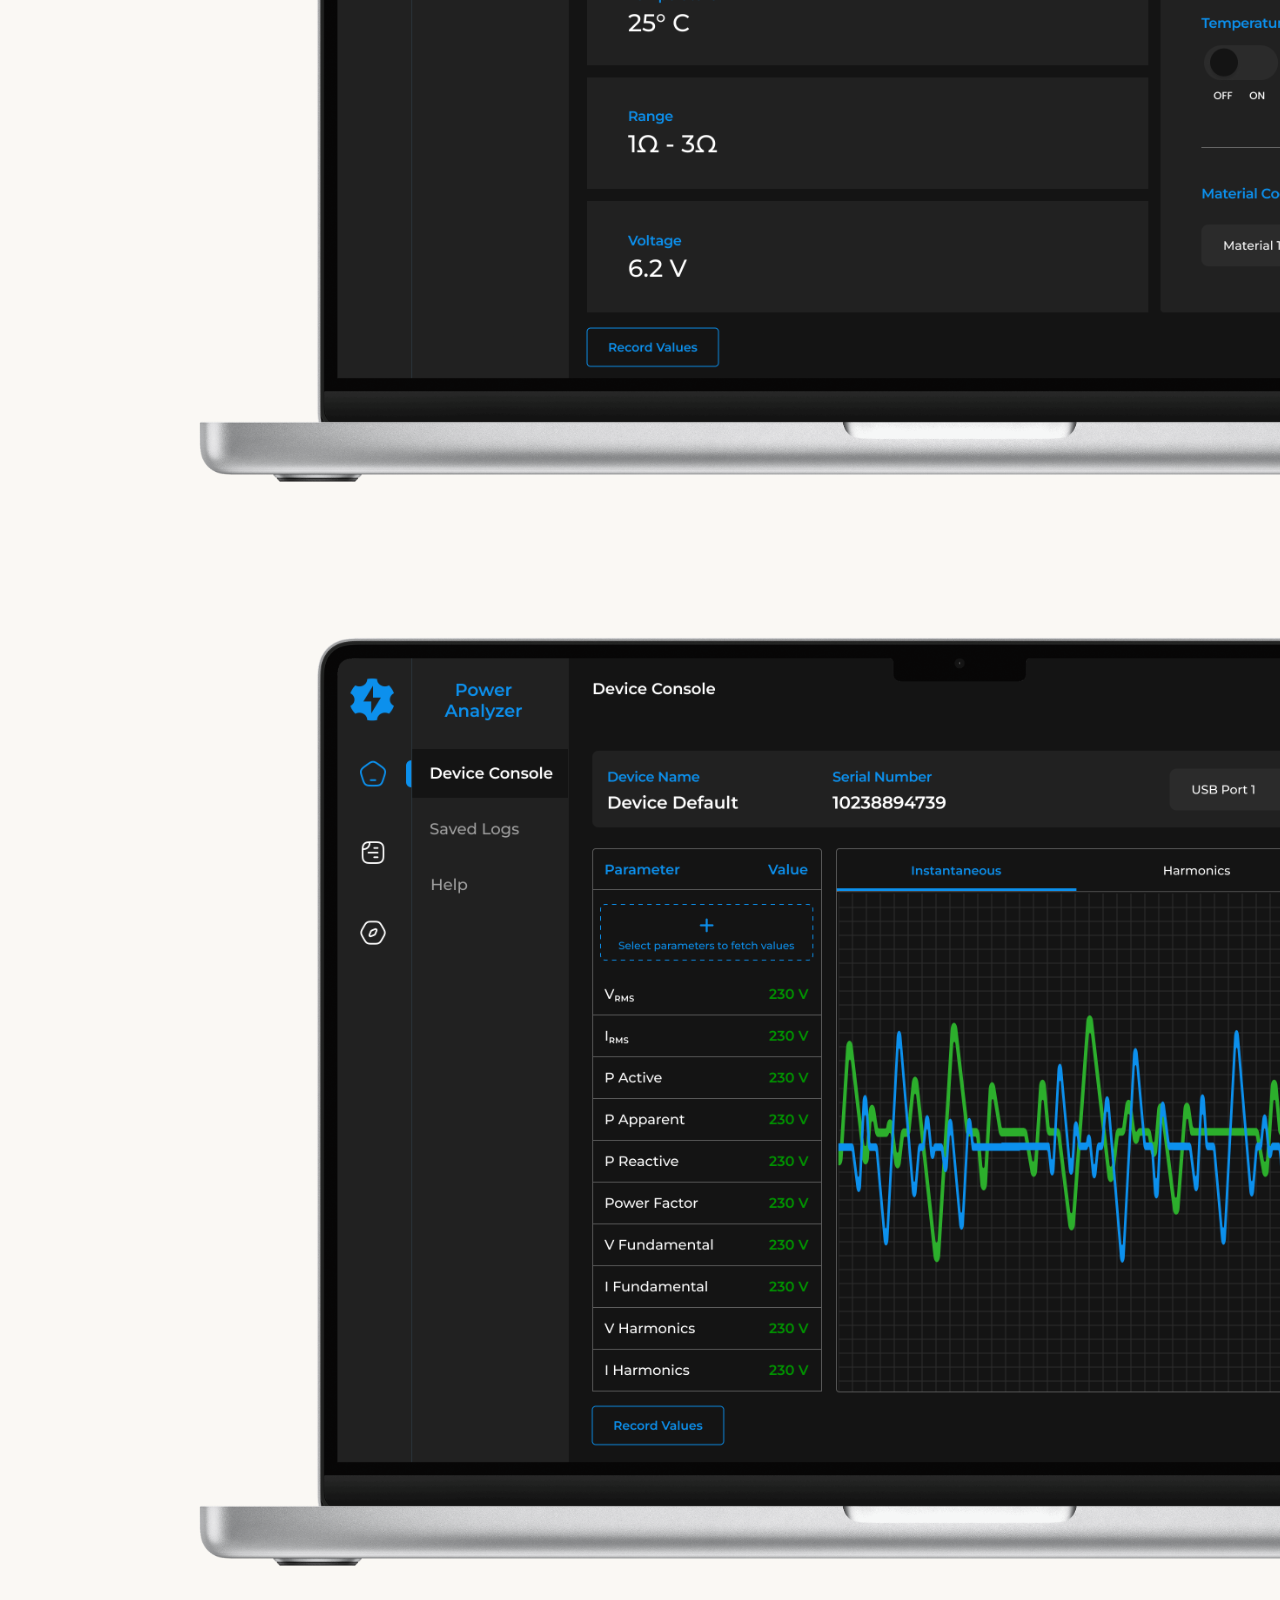
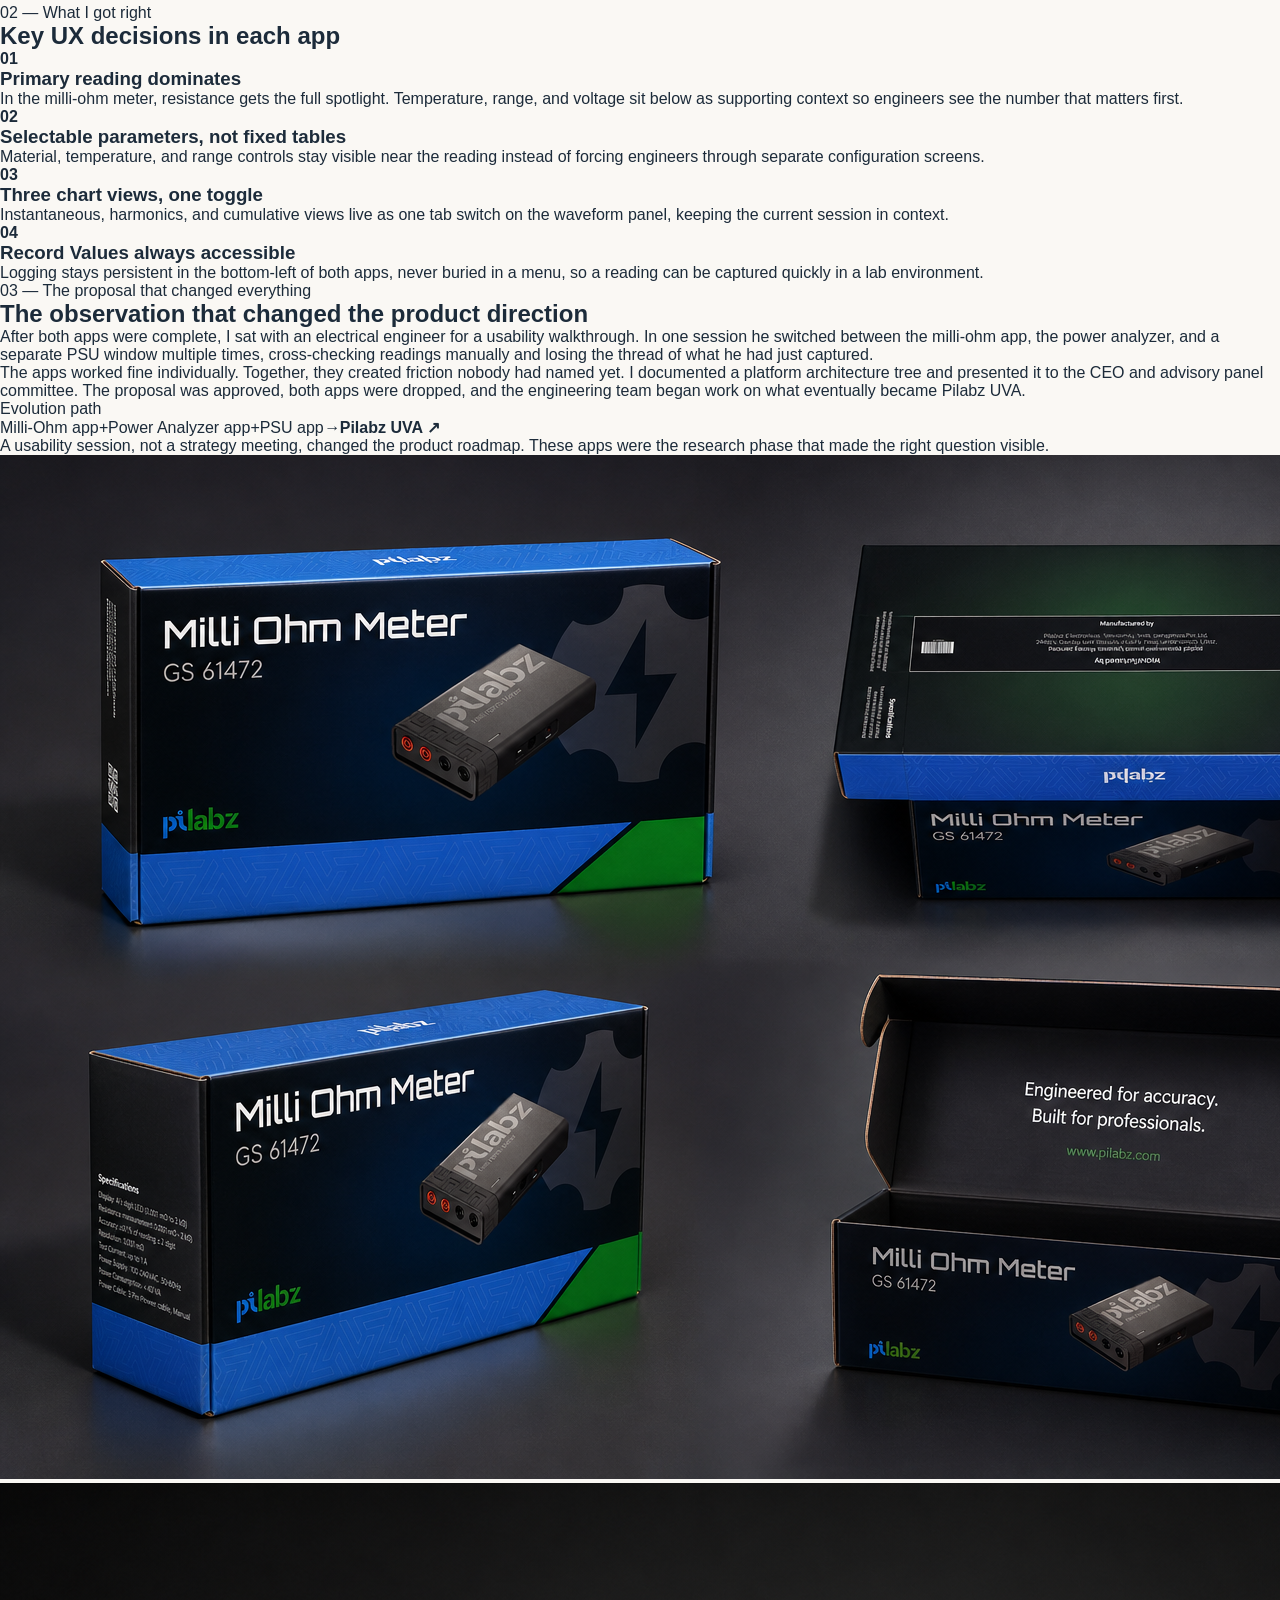
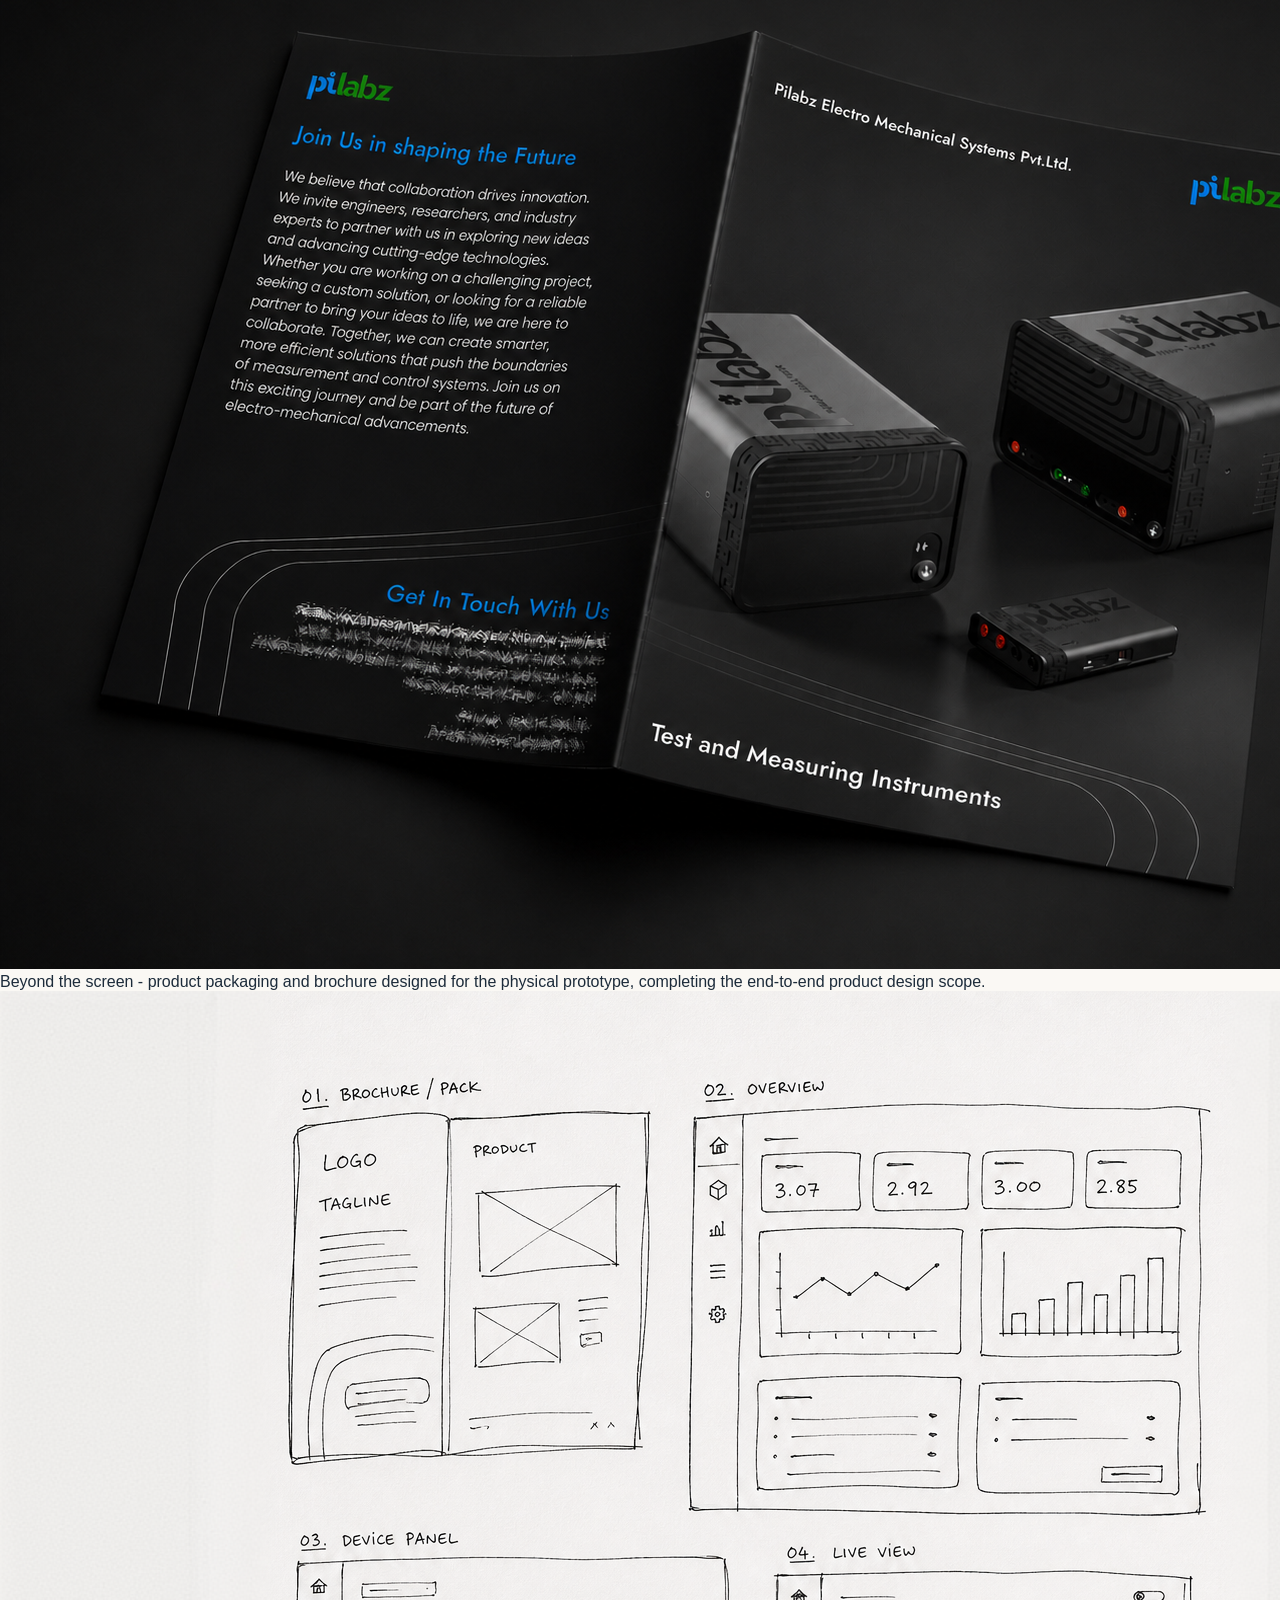
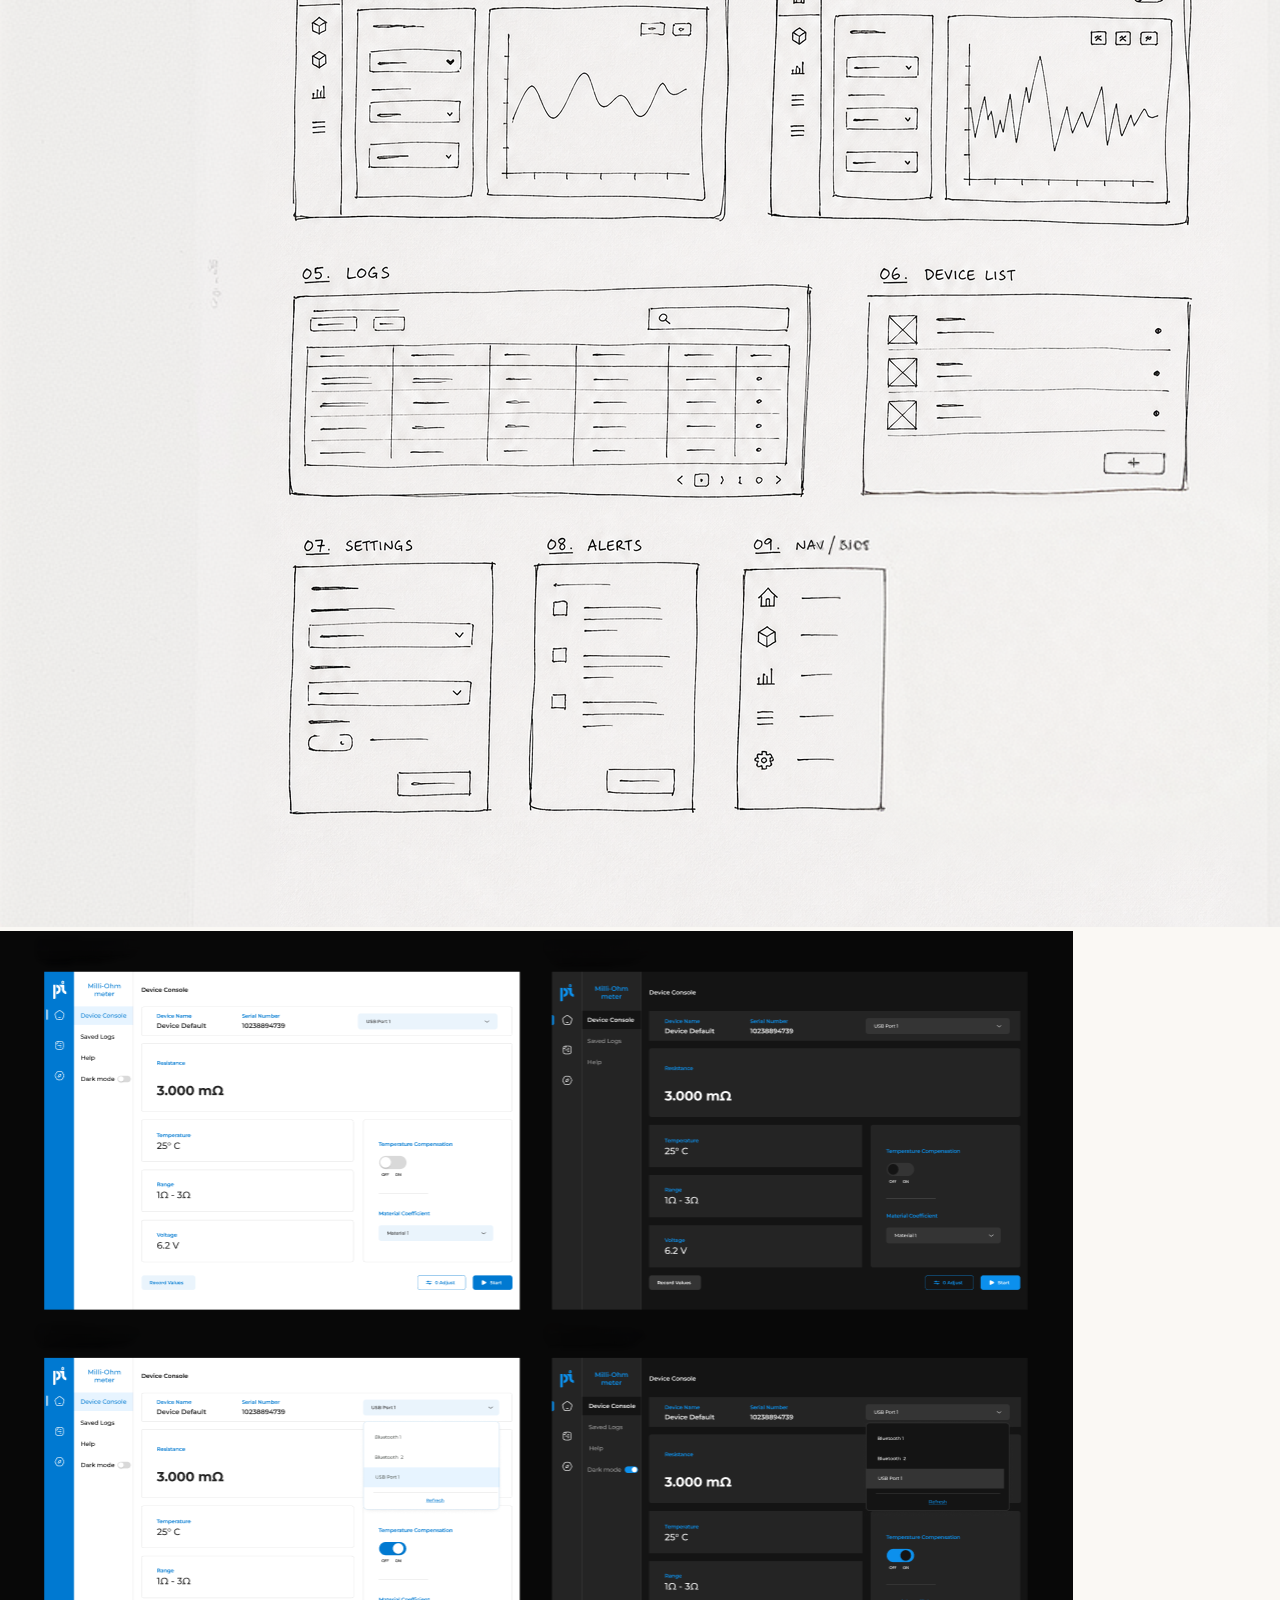
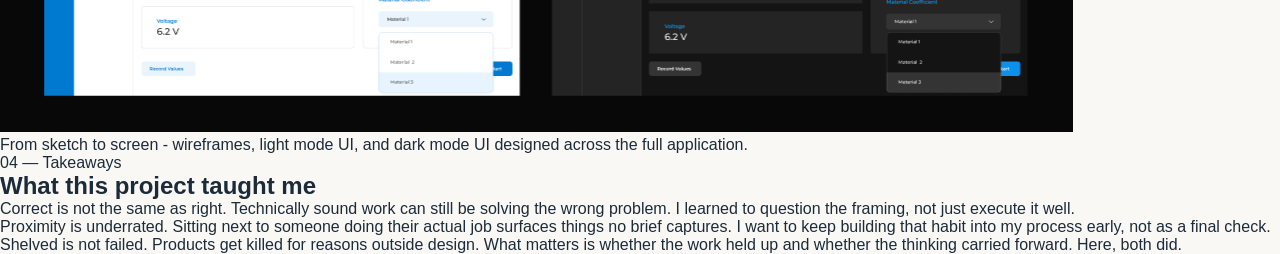
<file: instrumentation.html>
<!doctype html>
<html lang="en">
  <head>
    <meta charset="UTF-8" />
    <meta name="viewport" content="width=device-width, initial-scale=1.0" />
    <title>Milli-Ohm Meter & Power Analyzer</title>
    <link rel="preconnect" href="https://fonts.googleapis.com" />
    <link rel="preconnect" href="https://fonts.gstatic.com" crossorigin />
    <link
      href="https://fonts.googleapis.com/css2?family=DM+Sans:wght@400;500;600;700&family=Source+Serif+4:wght@500&family=Syne:wght@500;600;700&display=swap"
      rel="stylesheet"
    />
    <link rel="stylesheet" href="styles.css" />
  </head>
  <body>
    <main class="case-study">
      <nav class="page-nav shell" aria-label="Case study pages">
        <a href="index.html">Heat Pump</a>
        <a class="active" href="instrumentation.html">Instrumentation</a>
        <a href="uva.html">Pilabz UVA</a>
      </nav>

      <header class="hero shell">
        <p class="eyebrow"><span></span> Desktop apps · Instrumentation · 2024</p>
        <h1>Milli-Ohm Meter &<br />Power Analyzer</h1>
        <p class="lede">
          Two separate instrument apps. A hardware prototype that made it to brochure and
          packaging. And a design observation during usability testing that ended up reshaping
          how Pilabz thinks about its entire product suite.
        </p>

        <dl class="project-meta">
          <div>
            <dt>Role</dt>
            <dd>UI/UX Designer</dd>
          </div>
          <div>
            <dt>Deliverables</dt>
            <dd>App UI · Brochure · Packaging</dd>
          </div>
          <div>
            <dt>Instruments</dt>
            <dd>Milli-Ohm · Power Analyzer · PSU</dd>
          </div>
          <div>
            <dt>Status</dt>
            <dd>Prototyped and shipped, then evolved into UVA</dd>
          </div>
        </dl>
      </header>

      <section class="section shell">
        <p class="section-kicker">01 — Context</p>
        <h2>Two apps. <strong>Same engineer. Same workflow.</strong></h2>
        <p>
          A suite of desktop applications designed for precision measurement and real-time
          analysis, enabling engineers to connect, monitor, and record critical data. The
          electrical team needed interfaces for a milli-ohm meter, a power analyzer, and a
          power supply unit. Engineering assigned them separately, so each got its own desktop
          app, navigation, and data view.
        </p>
        <p>
          The milli-ohm meter went beyond software. The hardware prototype was fully built, and
          the work extended to app UI, product brochure, and physical packaging. The power
          analyzer followed. Both apps were functionally complete, then market conditions
          shifted and the products were shelved because the timing was not right.
        </p>
      </section>

      <section class="image-pair shell">
        <figure>
          <img src="assets/instrumentation/milli-ohm-app.png" alt="Milli-ohm meter desktop app" />
        </figure>
        <figure>
          <img src="assets/instrumentation/power-analyzer-app.png" alt="Power analyzer desktop app" />
        </figure>
      </section>

      <section class="section shell">
        <p class="section-kicker">02 — What I got right</p>
        <h2>Key UX decisions <strong>in each app</strong></h2>
        <div class="ux-grid">
          <article class="ux-card">
            <b>01</b>
            <h3>Primary reading dominates</h3>
            <p>
              In the milli-ohm meter, resistance gets the full spotlight. Temperature, range,
              and voltage sit below as supporting context so engineers see the number that
              matters first.
            </p>
          </article>
          <article class="ux-card">
            <b>02</b>
            <h3>Selectable parameters, not fixed tables</h3>
            <p>
              Material, temperature, and range controls stay visible near the reading instead
              of forcing engineers through separate configuration screens.
            </p>
          </article>
          <article class="ux-card">
            <b>03</b>
            <h3>Three chart views, one toggle</h3>
            <p>
              Instantaneous, harmonics, and cumulative views live as one tab switch on the
              waveform panel, keeping the current session in context.
            </p>
          </article>
          <article class="ux-card">
            <b>04</b>
            <h3>Record Values always accessible</h3>
            <p>
              Logging stays persistent in the bottom-left of both apps, never buried in a menu,
              so a reading can be captured quickly in a lab environment.
            </p>
          </article>
        </div>
      </section>

      <section class="section shell">
        <p class="section-kicker">03 — The proposal that changed everything</p>
        <h2>The observation that <strong>changed the product direction</strong></h2>
        <p>
          After both apps were complete, I sat with an electrical engineer for a usability
          walkthrough. In one session he switched between the milli-ohm app, the power analyzer,
          and a separate PSU window multiple times, cross-checking readings manually and losing
          the thread of what he had just captured.
        </p>
        <p>
          The apps worked fine individually. Together, they created friction nobody had named
          yet. I documented a platform architecture tree and presented it to the CEO and advisory
          panel committee. The proposal was approved, both apps were dropped, and the engineering
          team began work on what eventually became Pilabz UVA.
        </p>
        <div class="evolution-box">
          <p class="section-kicker">Evolution path</p>
          <div class="flow-pills">
            <span>Milli-Ohm app</span><i>+</i><span>Power Analyzer app</span><i>+</i><span>PSU app</span><i>→</i><strong>Pilabz UVA ↗</strong>
          </div>
          <p>
            A usability session, not a strategy meeting, changed the product roadmap. These
            apps were the research phase that made the right question visible.
          </p>
        </div>
      </section>

      <section class="media-strip shell">
        <div class="wide-composite two-one">
          <img src="assets/instrumentation/package-front.png" alt="Instrumentation product packaging" />
          <img src="assets/instrumentation/brochure-spread.png" alt="Instrumentation brochure spread" />
        </div>
        <p class="caption">
          Beyond the screen - product packaging and brochure designed for the physical prototype,
          completing the end-to-end product design scope.
        </p>
      </section>

      <section class="media-strip shell">
        <div class="wide-composite">
          <img src="assets/instrumentation/wireframes.png" alt="Instrumentation wireframes" />
          <img src="assets/instrumentation/ui-screens.png" alt="Instrumentation light and dark UI screens" />
        </div>
        <p class="caption">
          From sketch to screen - wireframes, light mode UI, and dark mode UI designed across
          the full application.
        </p>
      </section>

      <section class="section shell reflection">
        <p class="section-kicker">04 — Takeaways</p>
        <h2>What this project <strong>taught me</strong></h2>
        <div class="quote-block">
          <p>
            Correct is not the same as right. Technically sound work can still be solving the
            wrong problem. I learned to question the framing, not just execute it well.
          </p>
          <p>
            Proximity is underrated. Sitting next to someone doing their actual job surfaces
            things no brief captures. I want to keep building that habit into my process early,
            not as a final check.
          </p>
          <p>
            Shelved is not failed. Products get killed for reasons outside design. What matters
            is whether the work held up and whether the thinking carried forward. Here, both did.
          </p>
        </div>
      </section>
    </main>
  </body>
</html>
</file>
<file: styles2.css>
:root {
  --bg: #FEFBF6;
  --panel: #FCFAF4;
  --panel-2: #F2EDE4;
  --line: #D8D2C6;
  --muted-line:rgba(31, 43, 51, 0.12);
  --text: #17332F;
  --body: #344054;
  --muted: #7D8582;
  --accent: #066E61;
  --accent-soft: #E6F1EC;
  --accent-dark: #07594B;

  --dashboard-blue: #6F8791;
  --font-head: "Host Grotesk", system-ui, sans-serif;
  --font-body: Georgia, "Times New Roman", serif;
}

* {
  box-sizing: border-box;
}

body {
  margin: 0;
  background: var(--bg);
  color: var(--body);
  font-family: var(--font-body);
  font-size: 20px;
  line-height: 1.75;
  letter-spacing: 0;
}

img {
  display: block;
  max-width: 100%;
}

.case-study {
  min-height: 100vh;
  padding: 40px 20px 80px;
}

.shell {
  width: min(918px, 100%);
  margin: 0 auto;
}

/* MAIN NAV FOR CASE STUDY PAGES */
nav#nav {
  position: fixed;
  inset: 0 0 auto 0;
  z-index: 200;
  display: flex;
  align-items: center;
  justify-content: space-between;
  padding: 0 60px;
  height: 64px;
  background: rgba(254, 251, 246, 0.95);
  backdrop-filter: blur(14px);
  border-bottom: 1px solid transparent;
  transition: border-color 0.3s;
}

nav#nav.scrolled {
  border-color: var(--line);
}

.nav-logo img {
  height: 38px;
  width: auto;
  display: block;
}

.nav-links {
  display: flex;
  align-items: center;
  justify-content: flex-end;
  gap: 40px;
  list-style: none;
  margin-left: auto;
}

.nav-links a {
  text-decoration: none;
  font-family: var(--font-head);
  font-size: 14px;
  font-weight: 500;
  color: var(--body);
  transition: color 0.2s;
}

.nav-links a:hover,
.nav-links a.active {
  color: var(--accent);
}

.nav-resume {
  background: var(--accent) !important;
  color: #fff !important;
  padding: 9px 22px;
  border-radius: 100px;
  font-weight: 600 !important;
}

.nav-hamburger {
  display: none;
  width: 40px;
  height: 40px;
  border: none;
  background: transparent;
  flex-direction: column;
  justify-content: center;
  gap: 5px;
  cursor: pointer;
  z-index: 1001;
}

.nav-hamburger span {
  width: 24px;
  height: 2px;
  background: #111;
  transition: 0.3s ease;
}

.nav-hamburger.active span:nth-child(1) {
  transform: translateY(7px) rotate(45deg);
}

.nav-hamburger.active span:nth-child(2) {
  opacity: 0;
}

.nav-hamburger.active span:nth-child(3) {
  transform: translateY(-7px) rotate(-45deg);
}

.nav-overlay {
  position: fixed;
  inset: 0;
  background: rgba(0, 0, 0, 0.4);
  opacity: 0;
  pointer-events: none;
  transition: 0.3s ease;
  z-index: 999;
}

.nav-overlay.open {
  opacity: 1;
  pointer-events: auto;
}

.nav-drawer {
  position: fixed;
  top: 0;
  right: -300px;
  width: 300px;
  height: 100vh;
  background: var(--bg);
  padding: 80px 30px;
  transition: 0.35s ease;
  z-index: 1000;
}

.nav-drawer.open {
  right: 0;
}

.nav-drawer-close {
  position: absolute;
  top: 20px;
  right: 20px;
  border: none;
  background: none;
  font-size: 24px;
  cursor: pointer;
}

.nav-drawer-links {
  list-style: none;
  display: flex;
  flex-direction: column;
  gap: 20px;
}

.nav-drawer-links a {
  text-decoration: none;
  color: #111;
  font-family: var(--font-head);
  font-size: 18px;
  font-weight: 600;
}

@media (max-width: 768px) {
  nav#nav {
    padding: 0 20px;
  }

  .nav-links {
    display: none;
  }

  .nav-hamburger {
    display: flex;
  }
}

.page-nav {
  position: sticky;
  top: 0;
  z-index: 10;
  display: flex;
  gap: 8px;
  align-items: center;
  margin-bottom: 20px;
  padding: 10px 0;
  background: rgba(6, 110, 97, 0.24);
  backdrop-filter: blur(14px);
}

.page-nav a {
  border: 1px solid var(--line);
  border-radius: 5px;
  padding: 8px 12px;
  color: var(--muted);
  font-family: var(--font-head);
  font-size: 12px;
  font-weight: 600;
  text-decoration: none;
}

.page-nav a:hover,
.page-nav a.active {
  border-color: rgba(6, 110, 97, 0.24);
  color: var(--accent);
  background: rgba(6, 110, 97, 0.08);
}

.hero {
  border-bottom: 1px solid var(--line);
  padding: 48px 0 41px;
}

.eyebrow {
  display: flex;
  align-items: center;
  gap: 8px;
  margin: 0 0 11px;
  color: var(--accent);
  font-size: 15px;
  line-height: 1.7;
}

.eyebrow span {
  width: 18px;
  height: 1px;
  background: var(--accent);
}

h1,
h2,
h3,
p,
dl {
  margin: 0;
}

h1,
h2,
h3 {
  color: var(--accent);
  font-family: var(--font-head);
  font-weight: 500;
  line-height: 1.1;
  letter-spacing: -1px;
}

h1 {
  font-size: clamp(34px, 5vw, 52px);
  font-weight: 600;
  line-height: 1.11;
}

.lede {
  max-width: 910px;
  margin-top: 12px;
  padding-bottom: 21px;
  color: #344054;
  font-family: var(--font-body);
  font-size: 20px;
  line-height: 1.75;
  letter-spacing: 0;
}

.project-meta {
  display: grid;
  grid-template-columns: repeat(2, minmax(0, 1fr));
  overflow: hidden;
  border: 1px solid var(--line);
  border-radius: 8px;
}

.project-meta div {
  min-height: 70px;
  padding: 12px 20px;
  border-right: 1px solid var(--muted-line);
  border-bottom: 1px solid var(--muted-line);
}

.project-meta div:nth-child(2n) {
  border-right: 0;
}

.project-meta div:nth-last-child(-n + 2) {
  border-bottom: 0;
}

.role-subtext {
  display: block;
  margin-top: 2px;
  color: var(--accent);
  font-family: var(--font-head);
  font-size: 13px;
  font-weight: 500;
  line-height: 1.4;
  letter-spacing: 0;
}

dt,
.section-kicker {
  color: var(--muted);
  font-family: var(--font-head);
  font-size: 11px;
  font-weight: 500;
  letter-spacing: 1.32px;
  line-height: 1.2;
  text-transform: uppercase;
}

dd {
  margin: 5px 0 0;
  color: var(--body);
  font-family: var(--font-head);
  font-size: 20px;
  font-weight: 500;
  line-height: 1.4;
  letter-spacing: -0.2px;
}

.section {
  border-bottom: 1px solid var(--line);
  padding: 36px 0 21px;
}

.section h2,
.impact h2 {
  margin-top: 7px;
  font-size: 30px;
  font-weight: 500;
  color: var(--accent);
  letter-spacing: -1px;
  line-height: 1.1;
}

h2 strong {
  color: inherit;
  font-family: inherit;
  font-weight: inherit;
}

.section > p:not(.section-kicker) {
  margin-top: 13px;
  color: #344054;
  font-family: var(--font-body);
  font-size: 20px;
  line-height: 1.75;
  letter-spacing: 0;
  
}

.section > p + p {
  margin-top: 18px;
}

.dashboard-shell {
  margin-top: 45px;
  border-radius: 8px;
  background: transparent;
  border: none;
  box-shadow: none;
  padding: 0;
  overflow: hidden;
}

.dashboard-preview-img {
  width: 100%;
  height: auto;
  display: block;
  border-radius: 8px;
  object-fit: contain;
  object-position: center;
}

.choice-list {
  display: grid;
  gap: 0;
  margin-top: 18px;
}

.choice-card {
  overflow: hidden;
  border: none;
  border-radius: 0;
  background: transparent;
}

.choice-card + .choice-card {
  margin-top: 36px;
}

.choice-body {
  display: block;
  padding: 0;
}

/* .choice-bullet
.choice-num
.choice-body {
  display: grid;
} */
.dot {
  display: none;
}

.choice-card h3 {
  font-family: var(--font-head);
  font-size: 24px;
  font-weight: 500;
  line-height: 1.1;
  letter-spacing: -1px;
  color: var(--accent);
  margin-bottom: 10px;
}

.choice-card p {
  margin-top: 16px;
  color: #344054;
  font-family: Georgia, "Times New Roman", serif;
  font-size: 20px;
  line-height: 1.75;
  letter-spacing: -0.2px;
}

.choice-num {
  font-family: var(--font-head);
  font-size: 22px;
  font-weight: 700;
  line-height: 1.2;
  color: #006E61;
  margin-right: 12px;
}

.choice-title-row {
  display: flex;
  align-items: baseline;
  gap: 10px;
  margin-bottom: 12px;
}

.choice-title-row h3 {
  margin: 0;
}

.choice-note {
  display: block;
  margin-top: 16px;
  padding: 18px 24px 20px;
  border-top: none;
  background: rgba(242, 237, 228, 0.65);
}

.choice-note b {
  display: block;
  border: none;
  background: transparent;
  padding: 0;
  color: #344054;
  font-family: Georgia, "Times New Roman", serif;
  font-size: 20px;
  font-style: italic;
  font-weight: 400;
  line-height: 1.4;
}

.choice-note p {
  margin-top: 4px;
  color: #344054;
  font-family: Georgia, "Times New Roman", serif;
  font-size: 20px;
  line-height: 1.75;
  letter-spacing: -0.2px;
}

.choice-num,
.decision-num {
  display: block;
  color: var(--accent);
  font-family: var(--font-head);
  font-size: 22px;
  font-weight: 600;
  margin-bottom: 10px;
}

.choice-note.accent b {
  color: #344054;
  background: transparent;
  border: none;
}

.impact {
  display: grid;
  grid-template-columns: minmax(0, 1fr) 466px;
  gap: 30px;
  align-items: stretch;
  padding-top: 36px;
}

.impact > div {
  display: flex;
  flex-direction: column;
}

.impact-copy {
  flex: 1;
  margin-top: 18px;
  border: 0.5px solid rgba(6, 110, 97, 0.22);
  border-radius: 8px;
  background: rgba(6, 110, 97, 0.08);
  padding: 20px 24px;
  color: var(--body);
  font-size: 20px;
  line-height: 1.75;
}

.photo-card,
.wide-photo {
  overflow: hidden;
  border-radius: 8px;
  background: transparent;
  border: none;
  box-shadow: none;
}

.photo-card {
  height: 100%;
  min-height: 100%;
  margin: 0;
  overflow: hidden;
  border-radius: 8px;
  background: transparent;
  border: none;
  box-shadow: none;
}

.photo-card img {
  width: 100%;
  height: 100%;
  display: block;
  object-fit: cover;
  object-position: center;
}

.wide-photo {
  margin-top: 26px;
  overflow: hidden;
  border-radius: 8px;
}

.wide-photo img {
  width: 100%;
  height: auto;
  display: block;
  object-fit: contain;
}

.reflection {
  margin-top: 0;
}

.quote-block {
  margin-top: 10px;
  border-left: 2px solid var(--accent);
  background: rgba(242, 237, 228, 0.65);
  padding: 0 16px;
}

.quote-block p {
  color: var(--body);
  font-size: 20px;
  line-height: 1.7;
}

.quote-block p + p {
  margin-top: 28px;
}

.image-pair {
  display: grid;
  grid-template-columns: repeat(2, minmax(0, 1fr));
  gap: 38px;
  align-items: end;
  padding-top: 45px;
}

.image-pair figure,
.media-strip figure {
  margin: 0;
}

.image-pair img {
  width: 100%;
  border-radius: 8px;
}

.ux-grid {
  display: grid;
  grid-template-columns: repeat(2, minmax(0, 1fr));
  gap: 10px;
  margin-top: 18px;
}

.ux-card,
.process-grid article {
  border: 1px solid var(--line);
  border-radius: 8px;
  background: var(--panel-2);
  padding: 17px 19px;
}

.ux-card b,
.process-grid b {
  display: block;
  margin-bottom: 8px;
  color: var(--accent);
  font-family: var(--font-head);
  font-size: 10px;
  letter-spacing: 1px;
}

.ux-card h3 {
  font-size: 13px;
  font-weight: 600;
}

.ux-card p {
  margin-top: 8px;
  color: var(--body);
  font-size: 12px;
  line-height: 1.75;
}

.evolution-box {
  margin-top: 22px;
  border: 1px solid rgba(6, 110, 97, 0.22);
  border-radius: 8px;
  background: rgba(6, 110, 97, 0.08);
  padding: 24px 25px 21px;
  
}

.evolution-box > p:not(.section-kicker) {
  /* margin-top: 12px; */
  color: var(--body);
  font-family: var(--font-head);
  font-size: 15px;
  line-height: 1.7;
  text-align: center;


}

.flow-pills {
  display: flex;
  flex-wrap: wrap;
  gap: 10px;
  align-items: center;
  margin-top: 14px;
}

.flow-pills span,
.flow-pills strong {
  border: 1px solid var(--muted);
  border-radius: 5px;
  padding: 8px 15px;
  background: var(--panel-2);
  color: var(--text);
  font-family: var(--font-head);
  font-size: 12px;
  font-weight: 600;
}

.flow-pills strong {
  border-color: rgba(6, 110, 97, 0.22);;
  color: var(--accent);
  background: rgba(6, 110, 97, 0.08);
}

.flow-pills i {
  color: var(--muted);
  font-style: normal;
}

.media-strip {
  margin-top: 26px;
}

.wide-composite {
  display: grid;
  grid-template-columns: 0.62fr 1fr;
  overflow: hidden;
  border-radius: 8px;
}

.wide-composite.two-one {
  grid-template-columns: 0.58fr 1fr;
}

.wide-composite img {
  width: 100%;
  height: 431px;
  object-fit: cover;
}

.caption {
  margin-top: 10px;
  color: var(--muted);
  font-size: 14px;
  font-style: italic;
  font-weight: 500;
  line-height: 1.8;
}

.process-grid {
  display: grid;
  grid-template-columns: repeat(5, minmax(0, 1fr));
  overflow: hidden;
  margin-top: 18px;
  border: 1px solid var(--line); 
  border-radius: 8px;
}

.process-grid article {
  border: 0;
  border-right: 1px solid var(--line);
  border-radius: 0;
  background: var(--panel);
  padding: 14px 16px;
}

.process-grid article:last-child {
  border-right: 0;
}

.process-grid strong,
.process-grid span {
  display: block;
}

.process-grid strong {
  color: var(--accent);
  font-family: var(--font-head);
  font-size: 12px;
  font-weight: 600;
  line-height: 1.75;
}

.process-grid span {
  margin-top: 2px;
  color: #7a7670;
  font-size: 11px;
  line-height: 1.4;
}

.compact-choice .choice-body {
  padding: 17px 19px;
}

.physical-grid {
  display: grid;
  grid-template-columns: 0.82fr 1fr;
  gap: 14px;
  margin-top: 20px;
  overflow: hidden;
}

.physical-grid img {
  width: 100%;
  height: 240px;
  object-fit: cover;
  object-position: center;
}

.physical-grid div:first-child img {
  aspect-ratio: 4 / 3;
}

.physical-grid div:first-child img + img {
  margin-top: 10px;
}

.physical-grid div:last-child img {
  width: 100%;
  height: 490px;
  object-fit: cover;
  object-position: center;
}

.wide-composite.rebrand {
  grid-template-columns: 1.58fr 1fr;
  gap: 16px;
  overflow: visible;
}

.wide-composite.rebrand img {
  border-radius: 8px;
}

.stacked-ui {
  display: grid;
  gap: 0;
  overflow: hidden;
  border-radius: 8px;
  background: #f4f4f4;
  padding: 5px 25px 0;
}

.stacked-ui img {
  height: auto;
  object-fit: contain;
}

html {
  scroll-padding-top: 90px;
}

.case-toc {
  position: fixed;
  top: 96px;
  left: 26px;
  width: 270px;
  z-index: 40;

  background: rgba(252, 250, 244, 0.78);
  border: 1px solid rgba(216, 210, 198, 0.72);
  border-radius: 22px;
  padding: 24px;

  box-shadow:
    0 24px 70px rgba(31, 43, 51, 0.08),
    inset 0 1px 0 rgba(255, 255, 255, 0.65);

  backdrop-filter: blur(18px);
}

.case-toc-header {
  padding-bottom: 18px;
  margin-bottom: 16px;
  border-bottom: 1px solid rgba(216, 210, 198, 0.75);
}

.case-toc-project {
  margin: 0 0 8px;
  color: var(--accent);
  font-family: var(--font-head);
  font-size: 22px;
  font-weight: 600;
  line-height: 1.1;
  letter-spacing: -0.04em;
}
.case-toc-title {
  margin: 0;
  color: var(--muted);
  font-family: var(--font-head);
  font-size: 11px;
  font-weight: 600;
  letter-spacing: 0.14em;
  line-height: 1.2;
  text-transform: uppercase;
}


.case-toc-nav {
  display: flex;
  flex-direction: column;
  gap: 5px;
}

.case-toc-link {
  position: relative;
  display: block;
  padding: 10px 14px 10px 30px;
  border-radius: 12px;

  color: #506461;
  font-family: var(--font-head);
  font-size: 15px;
  font-weight: 600;
  line-height: 1.2;
  text-decoration: none;

  transition:
    background 0.22s ease,
    color 0.22s ease,
    transform 0.22s ease;
}

.case-toc-link::before {
  content: "";
  position: absolute;
  left: 13px;
  top: 50%;

  width: 6px;
  height: 6px;
  border-radius: 50%;

  background: rgba(80, 100, 97, 0.35);
  transform: translateY(-50%);
  transition:
    background 0.22s ease,
    transform 0.22s ease;
}

.case-toc-link:hover {
  color: var(--accent);
  background: rgba(6, 110, 97, 0.055);
  transform: translateX(2px);
}

.case-toc-link:hover::before {
  background: var(--accent);
}

.case-toc-link.is-active {
  color: var(--accent);
  background: rgba(6, 110, 97, 0.09);
}

.case-toc-link.is-active::before {
  background: var(--accent);
  transform: translateY(-50%) scale(1.25);
}

.case-toc-sub {
  margin: 4px 0 8px 30px;
  padding-left: 16px;
  border-left: 1px solid rgba(6, 110, 97, 0.14);
}

.case-toc-child {
  padding-left: 18px;
  font-size: 13px;
  font-weight: 500;
  color: #6B7A84;
}

.case-toc-child::before {
  display: none;
}

.problem-table {
  display: grid;
  grid-template-columns: 1fr 1fr;
  gap: 0 56px;
  margin-top: 20px;
}

.problem-table div {
  font-size: 20px;
  line-height: 1.65;
  color: var(--body);
  padding: 10px 0;
}

.problem-table-head {
  font-family: var(--font-head);
  font-size: 18px;
  font-weight: 500;
  color: var(--accent); 
  margin-bottom: 12px;
}

.solution-flow {
  display: grid;
  grid-template-columns: repeat(6, 1fr);
  gap: 28px;
  margin: 28px 0 34px;
}

.flow-step {
  position: relative;
  min-height: 48px;
  border: 1px solid #344054;
  border-radius: 4px;
  padding: 8px 12px;
  display: grid;
  place-items: center;
  text-align: center;
  font-family: var(--font-body);
  font-size: 16px;
  line-height: 1.05;
  color: var(--body);
  background: var(--bg);
}

.flow-step:not(:last-child)::after {
  content: "→";
  position: absolute;
  top: 50%;
  right: -22px;
  transform: translateY(-50%);
  color: #344054;
  font-size: 16px;
}

.shipped-screens {
  margin-top: 26px;
  overflow: hidden;
  border-radius: 8px;
}
.wide-photo.shipped-screens img {
  width: 100%;
  height: auto;
  display: block;
  object-fit: contain;
}
.wide-photo.shipped-screens {
  width: 100%;
  margin: 26px 0 0;
  display: block;
  overflow: hidden;
  border-radius: 8px;
}

.metrics-note {
  margin-top: 24px;
  margin-bottom: 8px;
}

.section:has(.metrics-grid) {
  padding-bottom: 90px;
}

.metrics-grid-two {
  grid-template-columns: repeat(2, minmax(0, 1fr));
  gap: 28px;
}

.metrics-grid-two .metric-card {
  min-height: 230px;
  padding: 30px 30px 30px;
}

/* Heat Pump only - 2 metric cards */
.metrics-grid.metrics-grid-two {
  grid-template-columns: repeat(2, minmax(0, 1fr));
}

.metrics-grid.metrics-grid-two .metric-card {
  min-height: 220px;
  padding: 30px 30px 30px;
  display: flex;
}

@media (max-width: 900px) {
  .metrics-grid.metrics-grid-two {
    grid-template-columns: 1fr;
  }
}
/* ============================================
   ASTRA case-study additions
   Add at the bottom of styles2.css
   ============================================ */

.astra-overview {
  display: grid;
  grid-template-columns: minmax(0, 1fr) 360px;
  gap: 12px 40px;
  align-items: stretch;
}

.astra-overview > .section-kicker,
.astra-overview > h2 {
  grid-column: 1 / -1;
}

.astra-overview-copy {
  grid-column: 1;
}

.astra-overview > p:not(.section-kicker) {
  grid-column: 1;
}

.astra-robot-card {
  grid-column: 2;
  margin: 0;
  height: 100%;
  overflow: hidden;
  background: #101010;
}
.astra-overview-copy p {
  color: var(--body);
  font-family: var(--font-body);
  font-size: 20px;
  line-height: 1.75;
}

.astra-overview-copy p + p {
  margin-top: 18px;
}

.astra-robot-card img {
  width: 100%;
  height: auto;
  display: block;
  object-fit: contain;
  object-position: center;
}

.astra-flow {
  grid-template-columns: repeat(5, 1fr);
}

.astra-users-table {
  display: grid;
  grid-template-columns: 0.9fr 1.5fr;
  gap: 0 70px;
  margin-top: 22px;
}

.astra-users-table > div {
  padding: 8px 0;
  color: var(--body);
  font-size: 20px;
  line-height: 1.65;
}

.astra-users-table .table-head {
  color: var(--accent);
  font-family: var(--font-head);
  font-size: 18px;
  font-weight: 500;
}

.astra-confidential-note {
  margin-top: 0;
  text-align: center;
}

.astra-confidential-note > p:not(.section-kicker) {
  font-size: 14px;
  color: var(--accent);
}

.astra-screens-panel {
  margin: 34px 0 0;
  padding: 0px 0px;
  /* border: 1px solid rgba(6, 110, 97, 0.12); */
  /* background: var(--panel); */
}

.astra-screens-panel img {
  width: 100%;
  margin: 0 auto;
  object-fit: contain;
}

.astra-wire-grid {
  display: grid;
  grid-template-columns: repeat(2, minmax(0, 1fr));
  gap: 38px 56px;
  margin-top: 24px;
}

.astra-wire-grid article {
  min-width: 0;
}


.astra-wire-grid img {
  width: 100%;
  margin-top: 14px;
  border: 1px solid rgba(31, 43, 51, 0.15);
  background: #fff;
  object-fit: contain;
}

@media (max-width: 900px) {
  .astra-overview,
  .astra-wire-grid {
    grid-template-columns: 1fr;
  }

  /* .astra-flow {
    grid-template-columns: repeat(2, 1fr);
  } */

  .astra-screens-panel {
    padding: 24px;
  }
}

@media (max-width: 900px) {
  .astra-overview {
    gap: 24px;
  }

  .astra-robot-card img {
    min-height: auto;
  }

  .astra-users-table {
    gap: 0;
  }

  /* .astra-users-table .table-head:nth-child(2) {
    margin-top: 16px;
  } */

  .astra-screens-panel {
    padding: 16px;
  }
}

@media (max-width: 900px) {
  .solution-flow {
    grid-template-columns: 1fr;
    gap: 28px;
  }

  .flow-step {
    min-height: 56px;
    border-radius: 10px;
    font-size: 15px;
    line-height: 1.25;
  }

  .flow-step:not(:last-child)::after {
    display: block;
    content: "↓";
    position: absolute;
    top: auto;
    right: auto;
    left: 50%;
    bottom: -24px;
    transform: translateX(-50%);
    color: #344054;
    font-size: 17px;
    line-height: 1;
  }
}



@media (max-width: 760px) {
  .physical-grid img {
    height: auto;
  }
}

.image-pair {
  display: grid;
  grid-template-columns: 1.1fr 1fr;
  gap: 30px;
  align-items: start;
}
.image-pair-note {
  grid-column: 1 / -1;
  margin-bottom: 22px;
}

.image-pair figure {
  margin: 0;
}

.image-pair img {
  width: 100%;
  display: block;
  object-fit: cover;
}

.image-pair figcaption {
  margin-top: 12px;
  font-size: 14px;
  line-height: 1.7;
  font-style: italic;
  color: var(--muted);
}

.prototype-stack {
  display: grid;
  grid-template-rows: 1fr 1fr;
  gap: 0;
}

.prototype-stack img {
  width: 100%;
  height: 100%;
  object-fit: cover;
}

.image-pair {
  display: grid;
  grid-template-columns: 1.1fr 1fr;
  gap: 30px;
  align-items: stretch;
}

.image-pair-note {
  grid-column: 1 / -1;
  margin-bottom: 0;
}

.image-pair figure {
  margin: 0;
  height: 100%;
  display: flex;
  flex-direction: column;
}

.image-pair figure img {
  width: 100%;
  display: block;
}

/* Left image should stretch/zoom */
.image-pair figure:first-of-type img {
  flex: 1;
  height: 100%;
  object-fit: cover;
  object-position: center;
}

/* Right grouped image should not crop */
.image-pair figure:last-of-type img {
  height: auto;
  object-fit: contain;
}

/* Caption stays below image */
.image-pair figcaption {
  margin-top: 12px;
  font-size: 14px;
  line-height: 1.7;
  font-style: italic;
  color: var(--muted);
}

@media (max-width: 760px) {
  .image-pair {
    grid-template-columns: 1fr;
  }

  .image-pair figure:first-of-type img,
  .image-pair figure:last-of-type img {
    height: auto;
    object-fit: contain;
  }
}
.image-pair {
  display: grid;
  grid-template-columns: 1.1fr 1fr;
  gap: 30px;
  align-items: stretch;
}

.image-pair figure {
  margin: 0;
  display: flex;
  flex-direction: column;
}

/* common */
.image-pair img {
  width: 100%;
  display: block;
}

/* LEFT image: extend / zoom to match right side height */
.image-pair figure:first-child img {
  flex: 1;
  height: 100%;
  object-fit: cover;
  object-position: center;
}

/* RIGHT image: do not crop */
.image-pair figure:last-child img {
  height: auto;
  object-fit: contain;
}

/* captions */
.image-pair figcaption {
  margin-top: 12px;
  font-size: 14px;
  line-height: 1.7;
  font-style: italic;
  color: var(--muted);
}

@media (max-width: 760px) {
  .image-pair {
    grid-template-columns: 1fr;
    gap: 24px;
  }

  .image-pair figure:first-child img,
  .image-pair figure:last-child img {
    height: auto;
    object-fit: contain;
  }
}

@media (max-width: 760px) {
  .image-pair {
    grid-template-columns: 1fr;
    gap: 24px;
  }
}

@media (min-width: 1280px) {
  .case-study {
    padding-left: 320px;
  }
}

@media (max-width: 1279px) {
  .case-toc {
    display: none;
  }
}

@media (max-width: 760px) {
  .case-study {
    padding: 34px 16px 54px;
  }

  .page-nav {
    overflow-x: auto;
    margin-bottom: 10px;
  }

  .page-nav a {
    flex: 0 0 auto;
  }

  .hero {
    padding-top: 28px;
  }

  .problem-table {
  grid-template-columns: 110px minmax(0, 1fr);
  gap: 0 16px;
}

.problem-table div {
  font-size: 15px;
  line-height: 1.45;
  padding: 10px 0;
}

.problem-table-head {
  margin-bottom: 6px;
  font-size: 13px;
  font-weight: 600;
  letter-spacing: 0.04em;
  text-transform: uppercase;
}

.problem-table-head:nth-child(2) {
  margin-top: 0;
}

  .project-meta,
  .image-pair,
  .ux-grid,
  .physical-grid,
  .wide-composite,
  .wide-composite.two-one,
  .wide-composite.rebrand {
    grid-template-columns: 1fr;
  }

  .impact {
    grid-template-columns: 1fr;
    gap: 20px;
  }

   .impact > div {
    display: block;
  }

  .impact-copy {
    min-height: auto;
  }

  .photo-card {
    height: auto;
    min-height: auto;
  }

  .photo-card img {
    height: auto;
  }

  .process-grid {
    grid-template-columns: 1fr;
  }

  .process-grid article {
    border-right: 0;
    border-bottom: 1px solid var(--line);
  }

  .process-grid article:last-child {
    border-bottom: 0;
  }

  .project-meta div,
  .project-meta div:nth-last-child(-n + 2),
  .project-meta div:nth-child(2n) {
    border-right: 0;
    border-bottom: 1px solid var(--muted-line);
  }

  .project-meta div:last-child {
    border-bottom: 0;
  }

   .dashboard-preview-img {
    height: auto;
    object-fit: contain;
  }

  .dashboard-shell {
    margin-top: 28px;
    padding: 0;
  }

  .choice-note {
    grid-template-columns: 1fr;
    gap: 8px;
    padding: 16px 18px;
  }

  .wide-photo,
  .physical-grid div:last-child img,
  .wide-composite img {
    height: auto;
  }

  .wide-photo img {
    height: auto;
  }
}

/* ============================================
   IMPACT / OUTCOME METRIC CARDS
   Same-size cards, existing portfolio typography
   ============================================ */

.metrics-grid {
  position: relative;
  display: grid;
  grid-template-columns: repeat(3, minmax(0, 1fr));
  gap: 28px;
  align-items: stretch;
  margin-top: 28px;
}

.metric-card,
.metric-card-featured {
  position: relative;
  z-index: 1;
  min-height: 240px;
  border-radius: 8px;
  background: rgba(255, 255, 255, 0.72);
  border: 1px solid rgba(216, 210, 198, 0.7);
  padding: 30px 30px 30px;
  text-align: center;
  /* display: flex; */
  flex-direction: column;
  justify-content: center;
  box-shadow:
    0 24px 70px rgba(31, 43, 51, 0.06),
    inset 0 1px 0 rgba(255, 255, 255, 0.75);

  transform: none;
}

/* number */
.metric-value {
  margin: 0;
  color: var(--accent);
  font-family: var(--font-head);
  font-size: 38px;
  font-weight: 500;
  line-height: 1;
  letter-spacing: -0.04em;
}

/* metric title */
.metric-card h3 {
  margin: 0px 0 0;
  min-height: 42px;
  color: var(--accent);
  font-family: var(--font-head);
  font-size: 16px;
  font-weight: 600;
  line-height: 1.15;
  letter-spacing: -0px;
  text-transform: none;
  display: flex;
  align-items: center;
  justify-content: center;
}

/* description */
.metric-card p:not(.metric-value) {
  margin-top: 0px;
  color: var(--body);
  font-family: var(--font-body);
  font-size: 16px;
  line-height: 1.65;
  letter-spacing: 0;
}

@media (max-width: 900px) {
  .metrics-grid {
    grid-template-columns: 1fr;
    gap: 18px;
  }

  .metrics-grid::before,
  .metrics-grid::after{
    display: none;
  }

  .section:has(.metrics-grid) {
    padding-bottom: 54px;
  }

  .metric-card,
  .metric-card-featured {
    min-height: auto;
    padding: 30px 20px 30px;
    transform: none;
  }

  .metric-value {
    font-size: 48px;
  }
}

/* Heat Pump metric cards — fixed 2-card layout */
.metrics-grid.metrics-grid-two {
  grid-template-columns: repeat(2, minmax(0, 1fr));
  align-items: stretch;
}

.metrics-grid.metrics-grid-two .metric-card {
  min-height: 230px;
  padding: 30px 30px 30px;
  display: grid;
  grid-template-rows: auto 42px 1fr;
  align-items: start;
}

.metrics-grid.metrics-grid-two .metric-value {
  margin: 0 0 0px;
}

.metrics-grid.metrics-grid-two .metric-card h3 {
  margin: 0;
  min-height: 42px;
  display: flex;
  align-items: center;
  justify-content: center;
}

.metrics-grid.metrics-grid-two .metric-card p:not(.metric-value) {
  margin-top: 0px;
}

@media (max-width: 900px) {
  .metrics-grid.metrics-grid-two {
    grid-template-columns: 1fr;
  }
}

/* ============================================
   UVA MOBILE FINAL FIX
   Requires: <main class="case-study uva-case">
   ============================================ */

@media (max-width: 760px) {
  /* UVA flow: vertical with down arrows */
  .uva-case #research .solution-flow,
  main.uva-case #research .solution-flow {
    display: grid !important;
    grid-template-columns: 1fr !important;
    gap: 28px !important;
    overflow: visible !important;
    margin: 24px 0 32px !important;
    padding: 0 !important;
  }

  .uva-case #research .solution-flow .flow-step,
  main.uva-case #research .solution-flow .flow-step {
    position: relative !important;
    width: 100% !important;
    min-height: 56px !important;
    padding: 13px 16px !important;
    border-radius: 10px !important;
    font-size: 15px !important;
    line-height: 1.25 !important;
  }

  .uva-case #research .solution-flow .flow-step::before,
  main.uva-case #research .solution-flow .flow-step::before {
    display: none !important;
    content: none !important;
  }

  .uva-case #research .solution-flow .flow-step:not(:last-child)::after,
  main.uva-case #research .solution-flow .flow-step:not(:last-child)::after {
    display: block !important;
    content: "↓" !important;
    position: absolute !important;
    top: auto !important;
    right: auto !important;
    left: 50% !important;
    bottom: -25px !important;
    transform: translateX(-50%) !important;
    color: #344054 !important;
    font-size: 18px !important;
    line-height: 1 !important;
  }

  /* UVA problem table: keep as 2-column readable table */
  .uva-case #problem .problem-table,
  main.uva-case #problem .problem-table {
    display: grid !important;
    grid-template-columns: 118px minmax(0, 1fr) !important;
    gap: 0 16px !important;
    margin-top: 20px !important;
  }

  .uva-case #problem .problem-table > div,
  main.uva-case #problem .problem-table > div {
    padding: 10px 0 !important;
    border: 0 !important;
    font-size: 15px !important;
    line-height: 1.45 !important;
    overflow-wrap: break-word !important;
  }

  .uva-case #problem .problem-table-head,
  main.uva-case #problem .problem-table-head {
    margin: 0 0 6px !important;
    color: var(--accent) !important;
    font-family: var(--font-head) !important;
    font-size: 13px !important;
    font-weight: 600 !important;
    letter-spacing: 0.04em !important;
    text-transform: uppercase !important;
  }

  .uva-case #problem .problem-table-head:nth-child(2),
  main.uva-case #problem .problem-table-head:nth-child(2) {
    margin-top: 0 !important;
  }
}

@media (max-width: 430px) {
  .uva-case #problem .problem-table,
  main.uva-case #problem .problem-table {
    grid-template-columns: 102px minmax(0, 1fr) !important;
    gap: 0 12px !important;
  }

  .uva-case #problem .problem-table > div,
  main.uva-case #problem .problem-table > div {
    font-size: 14.5px !important;
  }
}

/* ============================================
   CUSTOM CURSOR — CASE STUDY PAGES
   Paste at bottom of styles2.css
   ============================================ */

body,
a,
button {
  cursor: none;
}

.custom-cursor {
  position: fixed;
  top: 0;
  left: 0;
  width: 18px;
  height: 18px;
  border: 2px solid var(--accent);
  border-radius: 50%;
  pointer-events: none;
  z-index: 999999;
  transform: translate(-50%, -50%);
  transition:
    width 0.18s ease,
    height 0.18s ease,
    background 0.18s ease,
    border-color 0.18s ease,
    opacity 0.18s ease;
}

.custom-cursor.is-hovering {
  width: 30px;
  height: 30px;
  background: rgba(6, 110, 97, 0.08);
  border-color: rgba(6, 110, 97, 0.45);
}

.custom-cursor.is-hidden {
  opacity: 0;
}

/* Cursor contrast on accent/dark clickable areas */
body:has(.nav-resume:hover) .custom-cursor,
body:has(.nav-resume:hover) .custom-cursor.is-hovering {
  border-color: #fff;
  background: rgba(255, 255, 255, 0.18);
}

/* Hide custom cursor on mobile/tablet */
@media (max-width: 768px) {
  body,
  a,
  button {
    cursor: auto;
  }

  .custom-cursor {
    display: none;
  }
}
 /* ============================================
   ASTRA OVERVIEW MOBILE FIX
   Paste at the very bottom of styles2.css
   ============================================ */

@media (max-width: 900px) {
  .astra-overview {
    display: grid !important;
    grid-template-columns: 1fr !important;
    gap: 18px !important;
  }

  .astra-overview > .section-kicker,
  .astra-overview > h2,
  .astra-overview-copy,
  .astra-overview > p:not(.section-kicker),
  .astra-robot-card {
    grid-column: 1 / -1 !important;
  }

  .astra-overview-copy {
    margin-top: 0 !important;
  }

  .astra-robot-card {
    width: 100% !important;
    height: auto !important;
    margin-top: 4px !important;
  }

  .astra-robot-card img {
    width: 100% !important;
    height: auto !important;
    min-height: 0 !important;
    object-fit: contain !important;
  }
}

/* ============================================
   MOBILE IMAGE SHARPNESS FIX — CASE STUDIES
   ============================================ */

@media (max-width: 768px) {
  img {
    image-rendering: auto;
    transform: translateZ(0);
    backface-visibility: hidden;
    -webkit-backface-visibility: hidden;
  }

  .dashboard-preview-img,
  .photo-card img,
  .wide-photo img,
  .image-pair img,
  .wide-composite img,
  .physical-grid img,
  .astra-robot-card img,
  .astra-screens-panel img,
  .astra-wire-grid img,
  .shipped-screens img {
    max-width: 100%;
    height: auto;
    filter: none !important;
  }
}

/* ============================================
   MOBILE IMAGE BLUR FIX — CASE STUDIES
   ============================================ */

@media (max-width: 768px) {
  .reveal,
  .reveal.in {
    transform: none !important;
  }

  img,
  figure,
  .photo-card,
  .wide-photo,
  .image-pair,
  .dashboard-shell,
  .astra-robot-card,
  .astra-screens-panel,
  .astra-wire-grid {
    transform: none !important;
    filter: none !important;
    backface-visibility: visible !important;
    -webkit-backface-visibility: visible !important;
  }
}
</file>
<file: styles.css>
*,
*::before,
*::after {
  box-sizing: border-box;
  margin: 0;
  padding: 0;
}

:root {
  --teal: #1A6B58;
  --teal-dark: #0d4a3d;
  --cream: #FDF7ED;
  --off-white: #FAF8F4;
  --text-dark: #1C2B3A;
  --text-mid: #344054;
  --text-soft: #6B7A84;
  --text-muted: #9AA5AC;
  --border: #DDD6C8;
}

html {
  scroll-behavior: smooth;
}

body {
  font-family: 'Host Grotesk', sans-serif;
  background: var(--off-white);
  color: var(--text-dark);
  -webkit-font-smoothing: antialiased;
}

/* ============================================
   NAVIGATION
   ============================================ */
nav {
  position: fixed;
  inset: 0 0 auto 0;
  z-index: 200;
  display: flex;
  align-items: center;
  justify-content: space-between;
  padding: 0 60px;
  height: 64px;
  background: var(--off-white);
  backdrop-filter: blur(14px);
  border-bottom: 1px solid transparent;
  transition: border-color 0.3s;
}

nav.scrolled {
  border-color: var(--border);
}

.nav-logo {
  font-family: 'Caveat', cursive;
  font-size: 28px;
  font-weight: 600;
  color: var(--text-dark);
  text-decoration: none;
}

.nav-logo img {
  display: block;
  height: 38px;
  width: auto;
}

.nav-links {
  display: flex;
  align-items: center;
  justify-content: flex-end;
  gap: 40px;
  list-style: none;
  margin-left: auto;
}

.nav-links a {
  text-decoration: none;
  font-size: 14px;
  font-weight: 500;
  color: var(--text-mid);
  transition: color 0.2s;
}

.nav-links a:hover,
.nav-links a.active {
  color: var(--teal);
}

.nav-resume {
  background: var(--teal) !important;
  color: var(--off-white) !important;
  padding: 9px 22px;
  border-radius: 100px;
  font-weight: 600 !important;
}

.nav-resume:hover {
  background: var(--teal-dark) !important;
}

/* ============================================
   HERO SECTION
   ============================================ */
.hero {
  position: relative;
  min-height: 100vh;
  background: #f2ede4;
  display: grid;
  grid-template-columns: 1fr 460px;
  align-items: center;
  padding-top: 64px;
  overflow: hidden;
}

.hero-left {
  padding: 100px 0 0 60px;
}

.hero-intro {
  font-size: 36px;
  font-weight: 500;
  color: var(--text-mid);
  margin-bottom: 16px;
}

.hero-headline {
  font-size: clamp(40px, 5.2vw, 66px);
  font-weight: 500;
  line-height: 1.1;
  color: var(--teal);
  letter-spacing: -0.03em;
  max-width: 80%;
}

.hero-right {
  display: flex;
  align-items: flex-end;
  justify-content: flex-end;
  align-self: end;
}

.hero-right img {
  width: 100%;
  max-width: 394px;
  height: auto;
  display: block;
  margin-right: 3%;
  object-fit: contain;
  object-position: bottom;
}

.hero-left,
.hero-right {
  position: relative;
  z-index: 2;
}

/* Blob common style */
.hero::before,
.hero::after {
  content: "";
  position: absolute;
  border-radius: 999px;
  filter: blur(160px);
  opacity: 0.35;
  z-index: 1;
  pointer-events: none;
}

.hero::before {
  width: 460px;
  height: 460px;
  background: #066E61;
  top: 10%;
  left: 6%;
  animation: roamBlobOne 10s ease-in-out infinite alternate;
}

.hero::after {
  width: 460px;
  height: 460px;
  background: #066E61;
  right: 6%;
  bottom: 8%;
  animation: roamBlobTwo 12s ease-in-out infinite alternate;
}

@keyframes roamBlobOne {
  0% {
    transform: translate(-120px, -80px) scale(1);
  }

  50% {
    transform: translate(280px, 180px) scale(1.25);
  }

  100% {
    transform: translate(80px, 360px) scale(1.05);
  }
}

@keyframes roamBlobTwo {
  0% {
    transform: translate(120px, 80px) scale(1);
  }

  50% {
    transform: translate(-280px, -180px) scale(1.2);
  }

  100% {
    transform: translate(-140px, -360px) scale(1.1);
  }
}

/* ============================================
   PERSPECTIVE SECTION
   ============================================ */
.perspective-section {
  background: var(--off-white);
  padding: 90px 60px 80px;
  text-align: center;
}

.perspective-label {
  display: block;
  text-align: center;
  font-size: 11px;
  font-weight: 700;
  letter-spacing: 0.12em;
  text-transform: uppercase;
  color: var(--text-soft);
  margin-bottom: 40px;
}

.perspective-quote {
  font-size: clamp(30px, 4.2vw, 54px);
  font-weight: 800;
  line-height: 1.2;
  color: var(--text-dark);
  letter-spacing: -0.03em;
  max-width: 860px;
  margin: 0 auto;
}

.scroll-words {
  display: block;
}

.scroll-word-group {
  display: inline;
  opacity: 0.18;
  transition: opacity 0.25s ease;
}

.scroll-word-group.active {
  opacity: 1;
}

/* ============================================
   STATS SECTION
   ============================================ */

.hero-stats {
  display: grid;
  grid-template-columns: repeat(3, 1fr);
  max-width: 520px;
  width: 100%;
  margin-top: 150px;
}
.stat-num {
  font-size: 26px;
  font-weight: 700;
  color: var(--text-dark);
  margin-bottom: 4px;
  text-align: left;
}

.stat-label {
  font-size: 14px;
  line-height: 1.35;
  color: var(--text-soft);
  text-align: left;
}

/* ============================================
   WORKS SECTION
   ============================================ */
.works-section {
  background: var(--off-white);
  padding: 16px 60px 100px;
}

.section-eyebrow {
  font-size: 11px;
  font-weight: 700;
  letter-spacing: 0.12em;
  text-transform: uppercase;
  color: var(--text-soft);
  margin-bottom: 6px;
}

.section-title {
  font-size: 26px;
  font-weight: 700;
  color: var(--teal);
  letter-spacing: -0.02em;
  margin-bottom: 36px;
}

.works-grid {
  display: grid;
  grid-template-columns: repeat(4, 1fr);
  gap: 16px;
}

.work-card {
  border-radius: 12px;
  overflow: hidden;
  display: flex;
  flex-direction: column;
  cursor: pointer;
  text-decoration: none;
  color: inherit;
  transition: transform 0.3s, box-shadow 0.3s;
}

.work-card:hover {
  transform: translateY(-4px);
  box-shadow: 0 20px 48px rgba(0, 0, 0, 0.13);
}

.work-img {
  width: 100%;
  aspect-ratio: 4 / 3;
  object-fit: cover;
  display: block;
  transition: transform 0.8s cubic-bezier(0.22, 1, 0.36, 1);
}

.work-card:hover .work-img {
  transform: scale(1.08);
}

.work-info {
  background: var(--teal);
  padding: 20px 18px 18px;
  flex: 1;
}

.work-title {
  font-size: 18px;
  font-weight: 700;
  color: var(--off-white);
  letter-spacing: -0.02em;
  margin-bottom: 4px;
}

.work-subtitle {
  font-size: 11px;
  font-weight: 600;
  letter-spacing: 0.1em;
  text-transform: uppercase;
  color: rgba(255, 255, 255, 0.6);
  margin-bottom: 16px;
}

.work-tags {
  display: flex;
  flex-wrap: wrap;
  gap: 8px;
}

.work-tag {
  font-size: 12px;
  font-weight: 500;
  color: rgba(255, 255, 255, 0.85);
  border: 1.5px solid rgba(255, 255, 255, 0.35);
  padding: 4px 12px;
  border-radius: 100px;
}

/* ============================================
   CAREER SECTION
   ============================================ */
.career-section {
  background: var(--cream);
  padding: 40px 60px;
}

.career-grid {
  display: grid;
  grid-template-columns: 300px 1fr;
  margin-top: 40px;
}

.career-left {
  padding-right: 60px;
}

.career-entry {
  padding: 36px 0;
}

.career-entry + .career-entry {
  border-top: 1px solid var(--border);
}

.career-meta {
  font-size: 11px;
  font-weight: 700;
  letter-spacing: 0.07em;
  text-transform: uppercase;
  color: var(--text-soft);
  margin-bottom: 8px;
}

.career-role {
  font-size: 22px;
  font-weight: 700;
  color: var(--text-dark);
  letter-spacing: -0.025em;
  margin-bottom: 12px;
}

.career-company {
  font-size: 14px;
  font-weight: 500;
  color: var(--text-mid);
  margin-bottom: 2px;
}

.career-subsidiary {
  font-size: 13px;
  color: var(--text-soft);
  font-style: italic;
  margin-bottom: 10px;
}

.career-location {
  display: flex;
  align-items: center;
  gap: 5px;
  font-size: 13px;
  color: var(--text-soft);
}

.career-location svg {
  color: var(--teal);
  flex-shrink: 0;
}

.career-right {
  border-left: none;
}

.career-desc-block {
  padding: 36px 0 36px 60px;
}

.career-desc-block + .career-desc-block {
  border-top: 1px solid var(--border);
}

.career-desc-p {
  font-size: 14.5px;
  color: var(--text-mid);
  line-height: 1.8;
  margin-bottom: 16px;
}

.career-desc-p:last-child {
  margin-bottom: 0;
}

/* Career layout — role + content paired */
.career-list {
  display: grid;
  gap: 0;
  margin-top: 40px;
}

.career-item {
  display: grid;
  grid-template-columns: 300px 1fr;
  gap: 60px;
  padding: 36px 0;
  border-top: 1px solid var(--border);
}

.career-item:first-child {
  border-top: 0;
}

.career-item .career-entry {
  padding: 0;
}

.career-item .career-desc-block {
  padding: 0;
  border-top: 0;
}

@media (max-width: 768px) {
  .career-list {
    margin-top: 28px;
  }

  .career-item {
    grid-template-columns: 1fr;
    gap: 28px;
    padding: 34px 0;
  }

  .career-item + .career-item {
    border-top: 1px solid var(--border);
  }
}

/* ============================================
   ABOUT ME SECTION
   ============================================ */
.aboutme-section {
  background: var(--off-white);
  padding: 80px 60px 0;
}

.aboutme-top {
  display: grid;
  grid-template-columns: 1fr 320px;
  padding-bottom: 64px;
}

.aboutme-bio-p {
  font-size: 16px;
  color: var(--text-mid);
  line-height: 1.8;
  margin-bottom: 20px;
}

.aboutme-bio-p:last-child {
  margin-bottom: 0;
}

.aboutme-photo-box {
  position: relative;
  overflow: hidden;
  background: var(--teal);
  flex-shrink: 0;
  min-height: 360px;
}

.aboutme-photo-box img {
  position: absolute;
  inset: 0;
  width: 100%;
  height: 100%;
  object-fit: cover;
  object-position: top center;
  display: block;
}

.aboutme-photo-label {
  position: absolute;
  top: 16px;
  left: 16px;
  z-index: 2;
  font-size: 24px;
  font-weight: 800;
  color: rgba(255, 255, 255, 0.92);
  letter-spacing: 0.04em;
  line-height: 1.15;
  text-transform: uppercase;
}

/* ============================================
   OFF-SCREEN CREATIVITY / HOBBIES
   ============================================ */
.offscreen-block {
  margin-top: 16px;
}
.offscreen-question {
  font-family: 'Host Grotesk', sans-serif;
  font-size: 18px;
  font-weight: 600;
  color: var(--text-dark);
  margin-bottom: 14px;
}

.offscreen-toggle {
  width: fit-content;
  display: inline-flex;
  align-items: center;
  gap: 18px;
  border: 1.5px solid rgba(26, 107, 88, 0.35);
  background: transparent;
  color: var(--teal);
  padding: 14px 22px;
  border-radius: 100px;
  font-family: 'Host Grotesk', sans-serif;
  cursor: pointer;
  transition:
    background 0.25s ease,
    color 0.25s ease,
    transform 0.60s ease;
}

.offscreen-toggle span {
  font-size: 15px;
  font-weight: 600;
}

.offscreen-toggle small {
  font-size: 12px;
  opacity: 0.75;
}

.offscreen-toggle:hover {
  background: var(--teal);
  color: var(--off-white);
  transform: translateY(-2px);
}

.offscreen-panel {
  max-height: 0;
  overflow: hidden;
  opacity: 0;
  transition:
    max-height 0.7s ease,
    opacity 0.4s ease,
    margin-top 0.4s ease;
}

.offscreen-panel.open {
  max-height: 900px;
  opacity: 1;
  margin-top: 34px;
}

.offscreen-layout {
  display: grid;
  grid-template-columns: 0.55fr 1.45fr;
  gap: 36px;
  align-items: end;
}

.offscreen-copy {
  max-width: 420px;
}

.offscreen-eyebrow {
  font-size: 11px;
  font-weight: 700;
  letter-spacing: 0.12em;
  text-transform: uppercase;
  color: var(--text-soft);
  margin-bottom: 10px;
}

.offscreen-copy h3 {
  font-size: 26px;
  font-weight: 700;
  line-height: 1.2;
  letter-spacing: -0.02em;
  color: var(--teal);
  margin-bottom: 18px;
}

.offscreen-copy p {
  font-size: 14px;
  line-height: 1.8;
  color: var(--text-mid);
  margin-bottom: 16px;

}

.offscreen-body:last-child {
  margin-bottom: 0;
}

.offscreen-copy .offscreen-eyebrow {
  font-size: 11px;
  font-weight: 700;
  letter-spacing: 0.12em;
  text-transform: uppercase;
  color: var(--text-soft);
  line-height: 1.2;
  margin-bottom: 10px;
}
.offscreen-gallery {
  display: grid;
  grid-template-columns: repeat(3, 1fr);
  grid-auto-rows: 180px;
  gap: 14px;
}

.offscreen-img-card {
  position: relative;
  overflow: hidden;
  border-radius: 0px;
  margin: 0;
  background: var(--teal);
}

.offscreen-img-card img {
  width: 100%;
  height: 100%;
  object-fit: cover;
  display: block;
  transform: scale(1);
  transition:
    transform 0.55s ease,
    filter 0.55s ease;
}

.offscreen-section {
  background: var(--off-white);
  padding: 10px 60px 80px;
}
.offscreen-img-card:hover img {
  transform: scale(1.12);
  filter: brightness(0.72) saturate(1.08);
}

.offscreen-img-card figcaption {
  position: absolute;
  left: 14px;
  right: 14px;
  bottom: 14px;
  z-index: 2;
  color: var(--off-white);
  opacity: 0;
  transform: translateY(10px);
  transition:
    opacity 0.35s ease,
    transform 0.35s ease;
}

.offscreen-img-card:hover figcaption {
  opacity: 1;
  transform: translateY(0);
}

.offscreen-img-card figcaption strong {
  display: block;
  font-family: 'Host Grotesk', sans-serif;
  font-size: 14px;
  font-weight: 700;
  margin-bottom: 2px;
}

.offscreen-img-card figcaption span {
  display: block;
  font-size: 12px;
  line-height: 1.4;
  color: rgba(255, 255, 255, 0.82);
}

.offscreen-gallery-four {
  display: grid;
  grid-template-columns: repeat(4, 1fr);
  grid-auto-rows: 320px;
  gap: 14px;
}

/* ============================================
   VALUES / SKILLS SECTION
   ============================================ */
.about-me {
  padding: 40px 30px;
}

.aboutme-top > .reveal {
  background-color: var(--off-white);
  padding: 10px;
}

.aboutme-bottom {
  background-color: var(--cream);
  padding: 32px;
  display: grid;
  grid-template-columns: minmax(0, 1fr) 460px;
  gap: 80px;
  align-items: stretch;
}

.aboutme-bottom > .reveal:nth-child(2) {
  background: #FAF8F4;
  border: 0.5px solid var(--border);
  border-radius: 18px;
  padding: 28px;
  height: 100%;
  display: flex;
  flex-direction: column;
}

.values-heading {
  font-size: 22px;
  font-weight: 700;
  color: var(--teal);
  letter-spacing: -0.02em;
  margin-bottom: 12px;
}

.values-intro {
  font-size: 15px;
  color: var(--text-mid);
  line-height: 1.75;
  margin-bottom: 36px;
  max-width: 580px;
}

.value-row {
  display: grid;
  grid-template-columns: 36px 160px 1fr;
  gap: 0 16px;
  padding: 22px 0;
  border-bottom: 1px solid var(--border);
  align-items: start;
}

.value-row:first-of-type {
  border-top: 1px solid var(--border);
}

.value-num {
  font-size: 13px;
  font-weight: 500;
  color: var(--text-muted);
  padding-top: 2px;
}

.value-key {
  font-size: 15px;
  font-weight: 700;
  color: var(--text-dark);
  line-height: 1.4;
}

.value-desc {
  font-size: 14px;
  color: var(--text-mid);
  line-height: 1.7;
}

.skills-heading {
  font-size: 20px;
  font-weight: 700;
  color: var(--teal);
  letter-spacing: -0.02em;
  margin-bottom: 18px;
}

.skills-table {
  display: flex;
  flex-wrap: wrap;
  gap: 10px;
}

.skill-cell {
  background-color: transparent;
  border: 1.5px solid #EAEAEA;
  border-radius: 4px;
  padding: 5px 10px;
  font-size: 14px;
  color: #2c2c2c;
  font-family: 'Host Grotesk', sans-serif;
  white-space: nowrap;
  cursor: default;
}

.tools-grid {
  display: flex;
  flex-wrap: wrap;
  gap: 12px;
  margin-top: auto;
  padding-top: 28px;
  /* border-top: 1px solid #dedddd; */
}


.tool-pill::after {
  content: attr(data-tooltip);
  position: absolute;
  left: 50%;
  bottom: calc(100% + 10px);
  transform: translateX(-50%) translateY(6px);
  opacity: 0;
  pointer-events: none;
  white-space: nowrap;

  background: #1A6B58;
  color: var(--off-white);
  font-family: 'Host Grotesk', sans-serif;
  font-size: 12px;
  font-weight: 500;
  letter-spacing: -0.01em;

  padding: 7px 10px;
  border-radius: 999px;
  box-shadow: 0 10px 24px rgba(26, 107, 88, 0.18);

  transition: opacity 0.22s ease, transform 0.22s ease;
  z-index: 20;
}

.tool-pill {
  position: relative;
  display: flex;
  align-items: center;
  justify-content: center;
  cursor: default;
  transition: transform 0.25s ease, border-color 0.25s ease, background 0.25s ease;
}

.tool-pill * {
  border: none;
  background: transparent;
}

.tool-pill:hover::after,
.tool-pill:hover::before {
  opacity: 1;
  transform: translateX(-50%) translateY(0);
}

.tool-pill > img {
  width: 44px;
  height: 44px;
  object-fit: contain;
  border: none;
  background: transparent;
}

.tool-pill:hover {
  transform: translateY(-3px);
  /* background: var(--off-white); */
  border-color: rgba(26, 107, 88, 0.28);
  box-shadow: none;
}

/* ============================================
   CTA SECTION
   ============================================ */
.cta-section {
  background: #1A6B58;
  padding: 80px 60px 72px;
  text-align: center;
}

.cta-open {
  font-size: 13px;
  font-weight: 700;
  letter-spacing: 0.18em;
  text-transform: uppercase;
  color: rgba(255, 255, 255, 0.85);
  margin-bottom: 28px;
}

.cta-sig {
  font-family: 'Caveat', cursive;
  font-size: 84px;
  font-weight: 600;
  color: rgba(255, 255, 255, 0.22);
  line-height: 1;
  margin-bottom: 32px;
  letter-spacing: -2px;
}

.cta-sig img {
  display: block;
  max-width: 320px;
  width: 100%;
  margin: 0 auto;
}

.cta-tagline {
  font-size: 15px;
  line-height: 1.9;
  color: rgba(255, 255, 255, 0.68);
  margin-bottom: 40px;
}

.cta-btns {
  display: flex;
  justify-content: center;
  gap: 12px;
  flex-wrap: wrap;
}

.cta-btn {
  display: inline-flex;
  align-items: center;
  border: 1.5px solid rgba(255, 255, 255, 0.35);
  color: rgba(255, 255, 255, 0.9);
  background: transparent;
  font-family: 'Host Grotesk', sans-serif;
  font-size: 14px;
  font-weight: 500;
  padding: 11px 26px;
  border-radius: 100px;
  cursor: pointer;
  text-decoration: none;
  transition: background 0.2s, border-color 0.2s;
}

.cta-btn:hover {
  background: rgba(255, 255, 255, 0.1);
  border-color: rgba(255, 255, 255, 0.6);
}

.cta-btn-mail {
  background: var(--off-white);
  color: var(--teal);
  border-color: var(--off-white);
  font-weight: 600;
}

.cta-btn-mail:hover {
  background: var(--off-white);
  color: var(--teal-dark);
  border-color: var(--off-white);
}
/* ============================================
   MARQUEE
   ============================================ */
.marquee-wrap {
  background: var(--off-white);
  padding: 26px 0;
  overflow: hidden;
  white-space: nowrap;
}

.marquee-track {
  display: flex;
  width: max-content;
  animation: ticker 40s linear infinite;
}

.marquee-content {
  display: inline-flex;
  align-items: center;
  gap: 32px;
  padding: 0 32px;
}

.marquee-text {
  font-family: 'Host Grotesk', sans-serif;
  font-size: 24px;
  font-weight: 700;
  letter-spacing: 0.12em;
  text-transform: uppercase;
  color: var(--teal);
}

.marquee-pipe {
  color: var(--border);
  font-size: 24px;
  font-weight: 200;
}

@keyframes ticker {
  from {
    transform: translateX(0);
  }

  to {
    transform: translateX(-50%);
  }
}

/* ============================================
   REVEAL ANIMATION
   ============================================ */
.reveal {
  opacity: 0;
  transform: translateY(22px);
  transition: opacity 0.65s ease, transform 0.65s ease;
}

.reveal.in {
  opacity: 1;
  transform: translateY(0);
}

/* ============================================
   HAMBURGER / MOBILE DRAWER
   ============================================ */
.nav-hamburger {
  display: none;
  width: 40px;
  height: 40px;
  border: none;
  background: transparent;
  flex-direction: column;
  justify-content: center;
  gap: 5px;
  cursor: pointer;
  z-index: 1001;
}

.nav-hamburger span {
  width: 24px;
  height: 2px;
  background: #111;
  transition: 0.3s ease;
}

.nav-hamburger.active span:nth-child(1) {
  transform: translateY(7px) rotate(45deg);
}

.nav-hamburger.active span:nth-child(2) {
  opacity: 0;
}

.nav-hamburger.active span:nth-child(3) {
  transform: translateY(-7px) rotate(-45deg);
}

.nav-overlay {
  position: fixed;
  inset: 0;
  background: rgba(0, 0, 0, 0.4);
  opacity: 0;
  pointer-events: none;
  transition: 0.3s ease;
  z-index: 999;
}

.nav-overlay.open {
  opacity: 1;
  pointer-events: auto;
}

.nav-drawer {
  position: fixed;
  top: 0;
  right: -300px;
  width: 300px;
  height: 100vh;
  background: var(--off-white);
  padding: 80px 30px;
  transition: 0.35s ease;
  z-index: 1000;
}

.nav-drawer.open {
  right: 0;
}

.nav-drawer-close {
  position: absolute;
  top: 20px;
  right: 20px;
  border: none;
  background: none;
  font-size: 24px;
  cursor: pointer;
}

.nav-drawer-links {
  list-style: none;
  display: flex;
  flex-direction: column;
  gap: 20px;
}

.nav-drawer-links a {
  text-decoration: none;
  color: #111;
  font-size: 18px;
  font-weight: 600;
}

.offscreen-toggle {
  position: relative;
  overflow: hidden;
  isolation: isolate;
}

/* animated outline stroke */
.offscreen-toggle {
  position: relative;
  border: 1.5px solid rgba(26, 107, 88, 0.55);
  box-shadow: 0 0 0 0 rgba(26, 107, 88, 0.18);
  animation: offscreenPulse 2.0s ease-in-out infinite;
}

@keyframes offscreenPulse {
  0% {
    border-color: rgba(26, 107, 88, 0.38);
    box-shadow: 0 0 0 0 rgba(26, 107, 88, 0);
  }

  50% {
    border-color: rgba(26, 107, 88, 0.95);
    box-shadow: 0 0 0 7px rgba(26, 107, 88, 0.08);
  }

  100% {
    border-color: rgba(26, 107, 88, 0.38);
    box-shadow: 0 0 0 0 rgba(26, 107, 88, 0);
  }
}

/* ============================================
   RESPONSIVE DESIGN
   ============================================ */
@media (max-width: 1024px) {
  .works-grid {
    grid-template-columns: repeat(2, 1fr);
  }

  .aboutme-bottom {
  grid-template-columns: 1fr;
  gap: 32px;
}

}

@media (max-width: 768px) {
  nav {
    padding: 0 20px;
  }

  .nav-hamburger {
    display: flex;
  }

  .nav-links {
    display: none;
  }

  .hero {
    display: flex;
    flex-direction: column;
    justify-content: flex-end;
    grid-template-columns: 1fr;
    padding: 96px 20px 0;
  }

  .hero-left {
    padding: 80px 20px 60px;
  }

  .hero-headline {
    max-width: 100%;
  }

  .hero::before {
    width: 300px;
    height: 300px;
    top: -140px;
    left: -220px;
  }

  .hero::after {
    width: 300px;
    height: 300px;
    right: -260px;
    bottom: -140px;
  }

  .hero-stats {
  grid-template-columns: repeat(3, 1fr);
  max-width: 100%;
  width: 100%;
  margin-top: 70px;
}

  .hero-stat {
  width: 100%;
}
  .stat-num {
    font-size: 20px;
  }

  .stat-label {
    font-size: 11px;
  }

  .perspective-section,
  .works-section,
  .career-section,
  .aboutme-section,
  .cta-section {
    padding-left: 20px;
    padding-right: 20px;
  }

  .stats-row {
    gap: 48px;
  }

  .works-grid {
    grid-template-columns: 1fr;
  }

  .career-grid {
    grid-template-columns: 1fr;
  }

  .career-right {
    border-left: none;
    border-top: 1px solid var(--border);
  }

  .career-desc-block {
    padding: 32px 0;
  }

  .aboutme-top,
  .aboutme-bottom {
    grid-template-columns: 1fr;
  }

  .value-row {
    grid-template-columns: 28px 1fr;
  }

  .value-desc {
    grid-column: 2;
  }

  .offscreen-toggle {
    width: 100%;
    justify-content: space-between;
    border-radius: 18px;
  }

  .offscreen-layout {
    grid-template-columns: 1fr;
    gap: 28px;
  }

  .offscreen-copy {
    max-width: 100%;
  }

  .offscreen-copy h3 {
    font-size: 24px;
  }

  .offscreen-gallery-four {
    grid-template-columns: repeat(2, 1fr);
    grid-auto-rows: 200px;
  }

  .offscreen-section {
    padding: 32px 20px 64px;
  }
  .offscreen-question {
    font-size: 16px;
    line-height: 1.4;
  }
}

@media (max-width: 480px) {
  .stats-row {
    flex-direction: column;
    gap: 24px;
  }

 .hero-stats {
  grid-template-columns: repeat(3, 1fr);
  gap: 14px;
  }
  .offscreen-gallery-four {
    grid-template-columns: 1fr;
    grid-auto-rows: 260px;
  }
}
body,
a,
button {
  cursor: none;
}

/* Custom cursor */
.custom-cursor {
  position: fixed;
  top: 0;
  left: 0;
  width: 18px;
  height: 18px;
  border: 2px solid var(--teal);
  fill: var(--teal);
  border-radius: 50%;
  pointer-events: none;
  z-index: 999999;
  transform: translate(-50%, -50%);
  transition:
    width 0.18s ease,
    height 0.18s ease,
    background 0.18s ease,
    border-color 0.18s ease,
    opacity 0.18s ease;
}

.custom-cursor.is-hovering {
  width: 30px;
  height: 30px;
  background: rgba(26, 107, 88, 0.08);
  border-color: rgba(26, 107, 88, 0.45);
}

.custom-cursor.is-hidden {
  opacity: 0;
}

@media (max-width: 768px) {
  .custom-cursor {
    display: none;
  }
}

/* ============================================
   MOBILE PRESS / TAP STATES — VISIBLE VERSION
   Main page only
   ============================================ */

@media (max-width: 760px) {
  a,
  button,
  .work-card,
  .offscreen-toggle,
  .cta-btn,
  .nav-hamburger,
  .nav-drawer-close,
  .nav-drawer-links a {
    -webkit-tap-highlight-color: rgba(26, 107, 88, 0.16);
    touch-action: manipulation;
  }

  .nav-hamburger:active,
  .nav-drawer-close:active {
    background: rgba(26, 107, 88, 0.12) !important;
    border-radius: 999px;
    transform: scale(0.92);
  }

  .nav-drawer-links a {
    display: block;
    padding: 12px 14px;
    border-radius: 12px;
  }

  .nav-drawer-links a:active {
    background: rgba(26, 107, 88, 0.12) !important;
    color: var(--teal) !important;
    transform: translateX(4px);
  }

  .work-card {
    transform: translateZ(0);
    transition:
      transform 0.12s ease,
      box-shadow 0.12s ease,
      filter 0.12s ease;
  }

  .work-card:active {
    transform: scale(0.97) !important;
    filter: brightness(0.88) saturate(1.05);
    box-shadow: 0 10px 28px rgba(0, 0, 0, 0.18);
  }

  .offscreen-toggle:active {
    background: var(--teal) !important;
    color: var(--off-white) !important;
    border-color: var(--teal) !important;
    transform: scale(0.97) !important;
  }

  .cta-btn:active {
    background: rgba(255, 255, 255, 0.22) !important;
    border-color: rgba(255, 255, 255, 0.85) !important;
    transform: scale(0.97);
  }

  .nav-resume:active {
    background: var(--teal-dark) !important;
    transform: scale(0.96);
  }
}

/* Keyboard accessibility */
a:focus-visible,
button:focus-visible {
  outline: 2px solid var(--teal);
  outline-offset: 4px;
  border-radius: 10px;
}

/* ============================================
   CUSTOM CURSOR — CONTRAST ON DARK / TEAL AREAS
   Keep this at the very bottom of styles.css
   ============================================ */

body:has(.nav-resume:hover) .custom-cursor,
body:has(.work-info:hover) .custom-cursor,
body:has(.offscreen-toggle:hover) .custom-cursor,
body:has(.cta-section:hover) .custom-cursor,
body:has(.cta-btn:hover) .custom-cursor
body:has(.cta-btn-mail:hover) .custom-cursor {
  border-color: var(--off-white);
  background: rgba(255, 255, 255, 0.14);
}

body:has(.nav-resume:hover) .custom-cursor.is-hovering,
body:has(.work-info:hover) .custom-cursor.is-hovering,
body:has(.offscreen-toggle:hover) .custom-cursor.is-hovering,
body:has(.cta-section:hover) .custom-cursor.is-hovering,
body:has(.cta-btn:hover) .custom-cursor.is-hovering {
  border-color: var(--off-white);
  background: rgba(255, 255, 255, 0.22);
}

/* ============================================
   OFFSCREEN MOBILE GALLERY — FINAL
   2x2 same size + caption inside + better image fit
   ============================================ */

@media (max-width: 768px) {
  .offscreen-panel.open {
    max-height: none;
    overflow: visible;
  }

  .offscreen-gallery-four {
    grid-template-columns: repeat(2, minmax(0, 1fr)) !important;
    grid-auto-rows: auto !important;
    gap: 16px !important;
  }

  .offscreen-img-card {
    position: relative;
    overflow: hidden !important;
    height: 190px;
    border-radius: 0;
    background: var(--teal);
  }

  .offscreen-img-card img {
    width: 100%;
    height: 100% !important;
    object-fit: cover !important;
    object-position: center top;
    display: block;
  }

  .offscreen-img-card figcaption {
    position: absolute !important;
    left: 0;
    right: 0;
    bottom: 0;
    z-index: 2;

    opacity: 1 !important;
    transform: none !important;

    margin: 0 !important;
    padding: 32px 12px 12px;

    background: linear-gradient(
      to top,
      rgba(0, 0, 0, 0.72),
      rgba(0, 0, 0, 0)
    );
  }

  .offscreen-img-card figcaption span {
    display: block;
    color: #fff !important;
    font-size: 12px;
    line-height: 1.35;
    font-weight: 600;
  }

  .offscreen-img-card:hover img {
    transform: none !important;
    filter: none !important;
  }

  .offscreen-img-card:hover figcaption {
    opacity: 1 !important;
    transform: none !important;
  }
}

@media (max-width: 430px) {
  .offscreen-img-card {
    height: 170px;
  }

  .offscreen-img-card figcaption span {
    font-size: 11.5px;
  }
}

/* Mobile marquee font size */
@media (max-width: 768px) {
  .marquee-wrap {
    padding: 18px 0;
  }

  .marquee-content {
    gap: 20px;
    padding: 0 20px;
  }

  .marquee-text {
    font-size: 15px;
    letter-spacing: 0.1em;
  }

  .marquee-pipe {
    font-size: 15px;
  }
}

@media (max-width: 430px) {
  .marquee-text {
    font-size: 13px;
  }

  .marquee-pipe {
    font-size: 13px;
  }
}

/* ============================================
   ABOUT ME IMAGE MOBILE FIX
   Prevent image crop on responsive view
   ============================================ */

@media (max-width: 768px) {
  .aboutme-photo-box {
    min-height: auto;
    height: auto;
    background: transparent;
  }

  .aboutme-photo-box img {
    position: static;
    width: 100%;
    height: auto;
    object-fit: contain;
    object-position: center top;
  }
}

/* Offscreen mobile image height increase */
@media (max-width: 768px) {
  .offscreen-img-card {
    height: 240px;
  }
}

@media (max-width: 430px) {
  .offscreen-img-card {
    height: 210px;
  }
}

/* ============================================
   MOBILE FOOTER CTA BUTTON ORDER
   Mail → Dribbble + Behance → LinkedIn
   ============================================ */

@media (max-width: 768px) {
  .cta-btns {
    display: grid;
    grid-template-columns: repeat(2, minmax(0, 1fr));
    gap: 14px;
    max-width: 360px;
    margin: 0 auto;
  }

  .cta-btn {
    width: 100%;
    justify-content: center;
    text-align: center;
  }

  /* 1st line: Mail full width */
  .cta-btn-mail {
    grid-column: 1 / -1;
    order: 1;
  }

  /* LinkedIn goes last line */
  .cta-btns a[href*="linkedin"] {
    grid-column: 1 / -1;
    order: 4;
  }

  /* 2nd line: Behance + Dribbble */
  .cta-btns a[href*="behance"] {
    order: 2;
  }

  .cta-btns a[href*="dribbble"] {
    order: 3;
  }
}

/* ============================================
   MOBILE IMAGE SHARPNESS FIX — MAIN PAGE
   ============================================ */

@media (max-width: 768px) {
  img {
    image-rendering: auto;
    /* transform: translateZ(0); */
    /* backface-visibility: hidden; */
    /* -webkit-backface-visibility: hidden; */
  }

  .hero-right img,
  .work-img,
  .aboutme-photo-box img,
  .offscreen-img-card img,
  .cta-sig img {
    max-width: 100%;
    height: auto;
    filter: none !important;
  }

  .work-card:hover,
  .work-card:hover .work-img,
  .offscreen-img-card:hover img,
  .tool-pill:hover {
    transform: none !important;
    filter: none !important;
  }
}

/* ============================================
   MOBILE IMAGE BLUR FIX
   Remove transform from revealed image sections
   ============================================ */

@media (max-width: 768px) {
  .reveal,
  .reveal.in {
    transform: none !important;
  }

  .work-card,
  .work-img,
  .aboutme-photo-box,
  .aboutme-photo-box img,
  .offscreen-img-card,
  .offscreen-img-card img,
  .hero-right,
  .hero-right img,
  .cta-sig,
  .cta-sig img {
    transform: none !important;
    filter: none !important;
    backface-visibility: visible !important;
    -webkit-backface-visibility: visible !important;
  }
}
</file>
